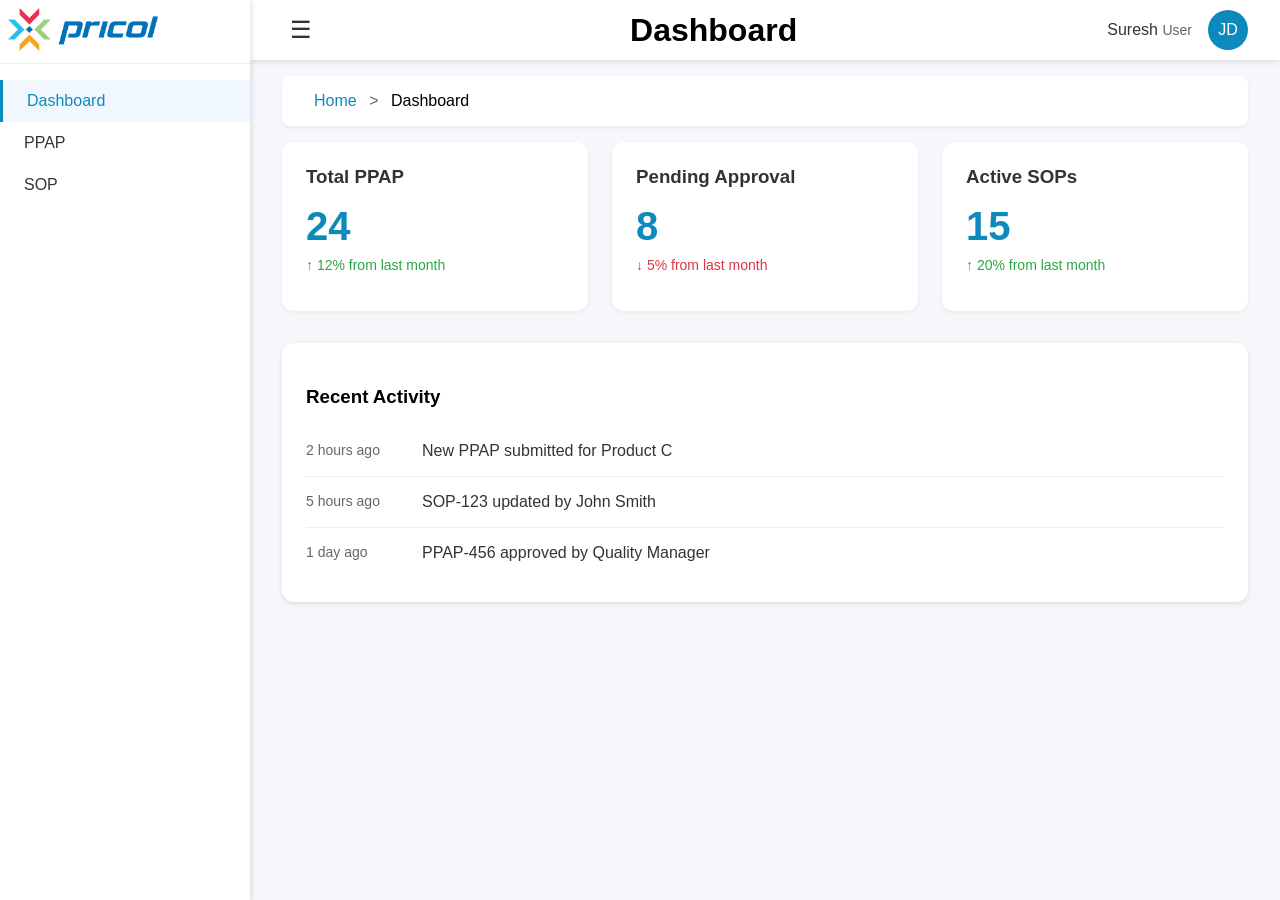
<file: index.html>
<!DOCTYPE html>
<html lang="en">

<head>
    <meta charset="UTF-8">
    <meta name="viewport" content="width=device-width, initial-scale=1.0">
    <title>Dashboard - PPAP Portal</title>
    <link rel="stylesheet" href="styles.css">
    <script src="script.js" defer></script>
</head>

<body>
    <div class="container">
        <!-- Sidebar -->
        <aside class="sidebar" id="sidebar">
            <div class="logo">
                <img src="1.png" width="150" alt="Pricol">
                <!-- <span>pricol</span> -->
            </div>
            <nav class="nav-menu">
                <ul>
                    <li class="active">
                        <a href="index.html"><i class="fas fa-home"></i>Dashboard</a>
                    </li>
                    <li>
                        <a href="ppap.html"><i class="fas fa-user"></i>PPAP</a>
                    </li>
                    <li>
                        <a href="sop.html"><i class="fas fa-users"></i>SOP</a>
                    </li>
                </ul>
            </nav>
        </aside>

        <!-- Main Content Area -->
        <main class="main-content">
            <!-- Top Bar -->
            <header class="topbar">
                <button class="menu-toggle">☰</button>
                <h1 class="page-title">Dashboard</h1>
                <div class="user-profile">
                    <div class="profile-info">
                        <span class="user-name">Suresh</span>
                        <span class="user-role">User</span>
                    </div>
                    <div class="profile-image">JD</div>
                </div>
            </header>

            <!-- Breadcrumb -->
            <div class="breadcrumb">
                <a href="#">Home</a>
                <span class="separator">></span>
                <span>Dashboard</span>
            </div>

            <!-- Dashboard Content -->
            <div class="dashboard-content">
                <div class="dashboard-cards">
                    <div class="card">
                        <h3>Total PPAP</h3>
                        <p class="number">24</p>
                        <p class="trend positive">↑ 12% from last month</p>
                    </div>
                    <div class="card">
                        <h3>Pending Approval</h3>
                        <p class="number">8</p>
                        <p class="trend negative">↓ 5% from last month</p>
                    </div>
                    <div class="card">
                        <h3>Active SOPs</h3>
                        <p class="number">15</p>
                        <p class="trend positive">↑ 20% from last month</p>
                    </div>
                </div>

                <div class="recent-activity">
                    <h3>Recent Activity</h3>
                    <div class="activity-list">
                        <div class="activity-item">
                            <span class="activity-time">2 hours ago</span>
                            <span class="activity-text">New PPAP submitted for Product C</span>
                        </div>
                        <div class="activity-item">
                            <span class="activity-time">5 hours ago</span>
                            <span class="activity-text">SOP-123 updated by John Smith</span>
                        </div>
                        <div class="activity-item">
                            <span class="activity-time">1 day ago</span>
                            <span class="activity-text">PPAP-456 approved by Quality Manager</span>
                        </div>
                    </div>
                </div>
            </div>
        </main>
    </div>
</body>

</html>
</file>
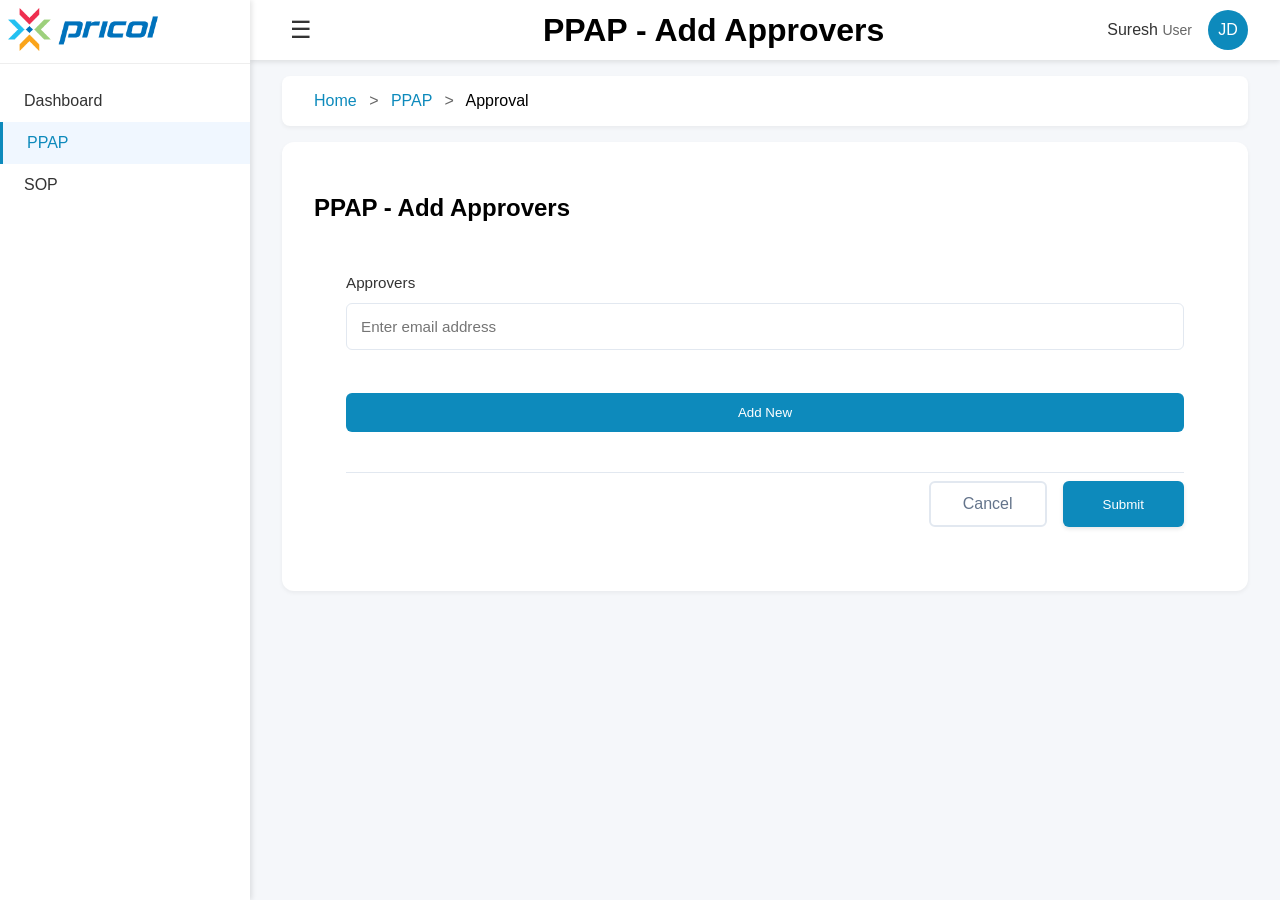
<file: approval.html>
<!DOCTYPE html>
<html lang="en">

<head>
    <meta charset="UTF-8">
    <meta name="viewport" content="width=device-width, initial-scale=1.0">
    <title>Approval - PPAP Portal</title>
    <link rel="stylesheet" href="styles.css">
    <script src="script.js" defer></script>
</head>

<body>
    <div class="container">
        <!-- Sidebar -->
        <aside class="sidebar" id="sidebar">
            <div class="logo">
                <img src="1.png" width="150" alt="Pricol">
            </div>
            <nav class="nav-menu">
                <ul>
                    <li>
                        <a href="index.html"><i class="fas fa-home"></i>Dashboard</a>
                    </li>
                    <li class="active">
                        <a href="ppap.html"><i class="fas fa-user"></i>PPAP</a>
                    </li>
                    <li>
                        <a href="sop.html"><i class="fas fa-users"></i>SOP</a>
                    </li>
                </ul>
            </nav>
        </aside>

        <!-- Main Content Area -->
        <main class="main-content">
            <!-- Top Bar -->
            <header class="topbar">
                <button class="menu-toggle">☰</button>
                <h1 class="page-title">PPAP - Add Approvers</h1>
                <div class="user-profile">
                    <div class="profile-info">
                        <span class="user-name">Suresh</span>
                        <span class="user-role">User</span>
                    </div>
                    <div class="profile-image">JD</div>
                </div>
            </header>

            <!-- Breadcrumb -->
            <div class="breadcrumb">
                <a href="#">Home</a>
                <span class="separator">></span>
                <a href="ppap.html">PPAP</a>
                <span class="separator">></span>
                <span>Approval</span>
            </div>

            <!-- Approval Content -->
            <div class="ppap-content">
                <div class="form-container">
                    <div class="form-header">
                        <h2>PPAP - Add Approvers</h2>
                    </div>
                    <form id="approvalForm" class="form-content" action="viewer.html">
                        <div class="form-group full-width">
                            <label>Approvers</label>
                            <div id="emailInputsContainer">
                                <div class="email-container">
                                    <input type="email" class="form-group email-input"
                                        placeholder="Enter email address">
                                </div>
                            </div>
                            <button type="button" id="addEmailBtn" class="btn-add-email">Add New</button>
                        </div>

                        <div class="form-actions">
                            <a href="ppap.html" class="btn-back">Cancel</a>
                            <button type="submit" class="btn-submit">Submit</button>
                        </div>
                    </form>
                </div>
            </div>
        </main>
    </div>
    <script>
        document.addEventListener('DOMContentLoaded', function () {
            const menuToggle = document.querySelector('.menu-toggle');
            const sidebar = document.querySelector('.sidebar');
            const mainContent = document.querySelector('.main-content');

            // Handle menu toggle
            menuToggle.addEventListener('click', function () {
                sidebar.classList.toggle('collapsed');
                sidebar.classList.toggle('sidebar-hidden');
                mainContent.classList.toggle('expanded');
                document.body.classList.toggle('sidebar-hidden');
            });

            // Handle form submission
            // const approvalForm = document.getElementById('approvalForm');
            // approvalForm.addEventListener('submit', function (e) {
            //     e.preventDefault();

            //     // Get all email inputs
            //     const emailInputs = document.querySelectorAll('.email-input');
            //     const approvers = Array.from(emailInputs).map(input => input.value);

            //     // Here you can add code to handle the approvers data
            //     console.log('Approvers:', approvers);
            //     // Change the redirect to ppap.html instead of approval.html
            //     window.location.href = 'ppap.html';
            // });

            // Handle adding new email inputs
            const addEmailBtn = document.getElementById('addEmailBtn');
            const emailInputsContainer = document.getElementById('emailInputsContainer');

            addEmailBtn.addEventListener('click', function () {
                const newEmailContainer = document.createElement('div');
                newEmailContainer.className = 'email-container';

                const newEmailInput = document.createElement('input');
                newEmailInput.type = 'email';
                newEmailInput.className = 'email-input';
                newEmailInput.placeholder = 'Enter email address';

                const removeBtn = document.createElement('button');
                removeBtn.type = 'button';
                removeBtn.className = 'btn-remove';
                removeBtn.textContent = 'Remove';
                removeBtn.onclick = function () {
                    newEmailContainer.remove();
                };

                newEmailContainer.appendChild(newEmailInput);
                newEmailContainer.appendChild(removeBtn);
                emailInputsContainer.appendChild(newEmailContainer);
            });
        });
    </script>
</body>

</html>
</file>
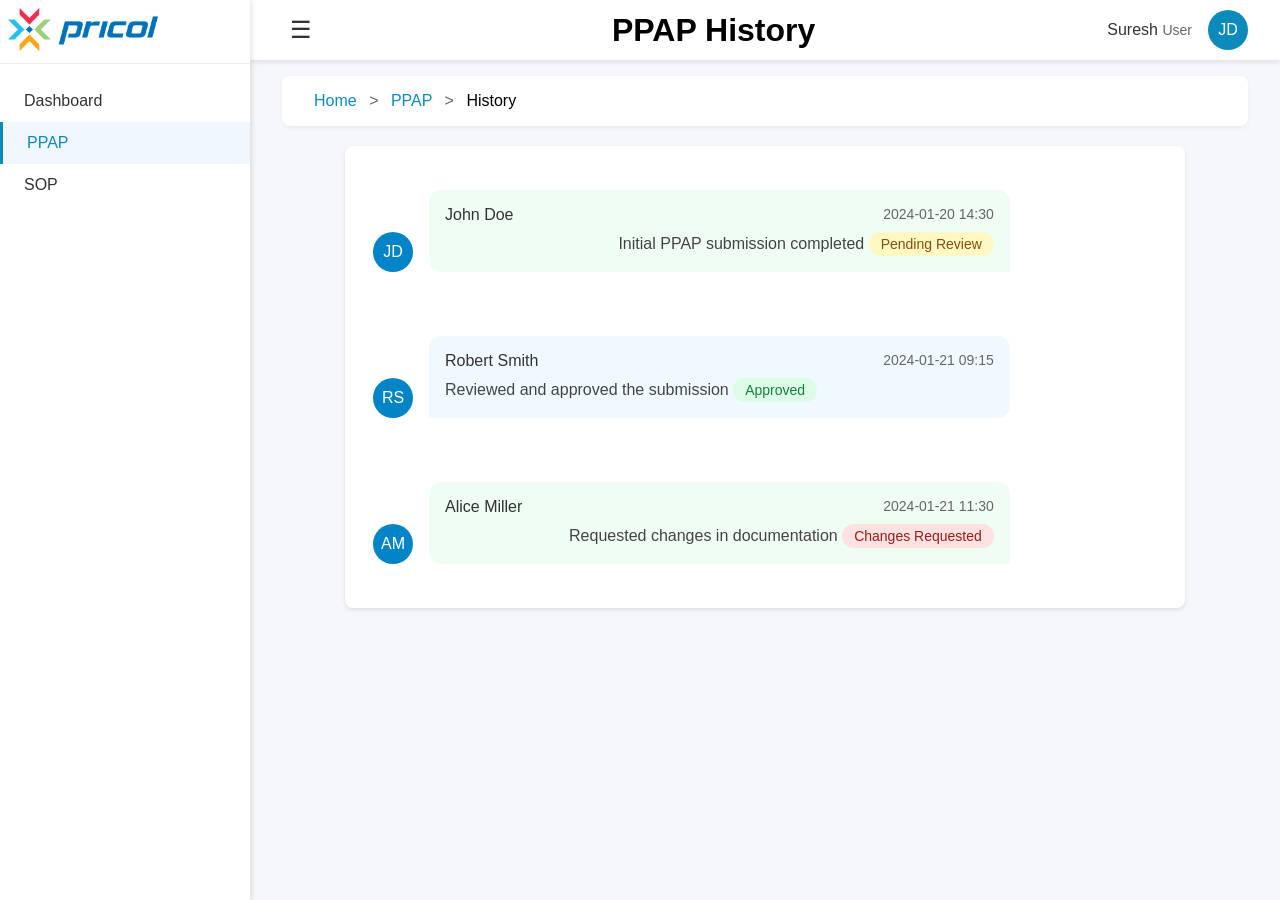
<file: history.html>
<!DOCTYPE html>
<html lang="en">

<head>
    <meta charset="UTF-8">
    <meta name="viewport" content="width=device-width, initial-scale=1.0">
    <title>PPAP History - PPAP Portal</title>
    <link rel="stylesheet" href="styles.css">
    <style>
        .history-container {
            max-width: 800px;
            margin: 20px auto;
            padding: 20px;
            background: white;
            border-radius: 8px;
            box-shadow: 0 2px 4px rgba(0, 0, 0, 0.1);
        }

        .chat-flow {
            display: flex;
            flex-direction: column;
            gap: 1rem;
        }

        .history-item {
            display: flex;
            gap: 1rem;
            padding: 0.5rem;
            margin: 1rem 0;
            background: transparent;
        }

        .history-item.incoming {
            justify-content: flex-start;
        }

        .history-item.outgoing {
            justify-content: flex-end;
            flex-direction: row-reverse;
        }

        .history-content {
            max-width: 70%;
            padding: 1rem;
            border-radius: 12px;
        }

        .history-item.incoming .history-content {
            background: #f0f9ff;
            border-radius: 12px 12px 12px 0;
        }

        .history-item.outgoing .history-content {
            background: #f0fdf4;
            border-radius: 12px 12px 0 12px;
            text-align: right;
        }

        .history-item.outgoing .history-header {
            flex-direction: row-reverse;
        }

        .history-avatar {
            align-self: flex-end;


            border-radius: 8px;
            background: #f8f9fa;
        }

        .history-avatar {
            width: 40px;
            height: 40px;
            border-radius: 50%;
            background: #0284c7;
            color: white;
            display: flex;
            align-items: center;
            justify-content: center;
            font-weight: 500;
        }

        .history-content {
            flex: 1;
        }

        .history-header {
            display: flex;
            justify-content: space-between;
            margin-bottom: 0.5rem;
        }

        .history-user {
            font-weight: 500;
            color: #333;
        }

        .history-date {
            color: #666;
            font-size: 0.875rem;
        }

        .history-message {
            color: #444;
        }

        .history-status {
            display: inline-block;
            padding: 0.25rem 0.75rem;
            border-radius: 999px;
            font-size: 0.875rem;
            font-weight: 500;
        }

        .status-approved {
            background: #dcfce7;
            color: #15803d;
        }

        .status-pending {
            background: #fef9c3;
            color: #854d0e;
        }

        .status-rejected {
            background: #fee2e2;
            color: #991b1b;
        }
    </style>
</head>

<body>
    <div class="container">
        <!-- Sidebar -->
        <aside class="sidebar" id="sidebar">
            <div class="logo">
                <img src="1.png" width="150" alt="Pricol">
            </div>
            <nav class="nav-menu">
                <ul>
                    <li>
                        <a href="index.html"><i class="fas fa-home"></i>Dashboard</a>
                    </li>
                    <li class="active">
                        <a href="ppap.html"><i class="fas fa-user"></i>PPAP</a>
                    </li>
                    <li>
                        <a href="sop.html"><i class="fas fa-users"></i>SOP</a>
                    </li>
                </ul>
            </nav>
        </aside>

        <!-- Main Content Area -->
        <main class="main-content">
            <!-- Top Bar -->
            <header class="topbar">
                <button class="menu-toggle">☰</button>
                <h1 class="page-title">PPAP History</h1>
                <div class="user-profile">
                    <div class="profile-info">
                        <span class="user-name">Suresh</span>
                        <span class="user-role">User</span>
                    </div>
                    <div class="profile-image">JD</div>
                </div>
            </header>

            <!-- Breadcrumb -->
            <div class="breadcrumb">
                <a href="#">Home</a>
                <span class="separator">></span>
                <a href="ppap.html">PPAP</a>
                <span class="separator">></span>
                <span>History</span>
            </div>

            <!-- History Content -->
            <div class="history-container">
                <div class="chat-flow">
                    <div class="history-item outgoing">
                        <div class="history-content">
                            <div class="history-header">
                                <span class="history-date">2024-01-20 14:30</span>
                                <span class="history-user">John Doe</span>
                            </div>
                            <div class="history-message">
                                Initial PPAP submission completed
                                <span class="history-status status-pending">Pending Review</span>
                            </div>
                        </div>
                        <div class="history-avatar">JD</div>
                    </div>

                    <div class="history-item incoming">
                        <div class="history-avatar">RS</div>
                        <div class="history-content">
                            <div class="history-header">
                                <span class="history-user">Robert Smith</span>
                                <span class="history-date">2024-01-21 09:15</span>
                            </div>
                            <div class="history-message">
                                Reviewed and approved the submission
                                <span class="history-status status-approved">Approved</span>
                            </div>
                        </div>
                    </div>

                    <div class="history-item outgoing">
                        <div class="history-content">
                            <div class="history-header">
                                <span class="history-date">2024-01-21 11:30</span>
                                <span class="history-user">Alice Miller</span>
                            </div>
                            <div class="history-message">
                                Requested changes in documentation
                                <span class="history-status status-rejected">Changes Requested</span>
                            </div>
                        </div>
                        <div class="history-avatar">AM</div>
                    </div>
                </div>
            </div>
        </main>
    </div>
    <script src="script.js" defer></script>
</body>

</html>
</file>
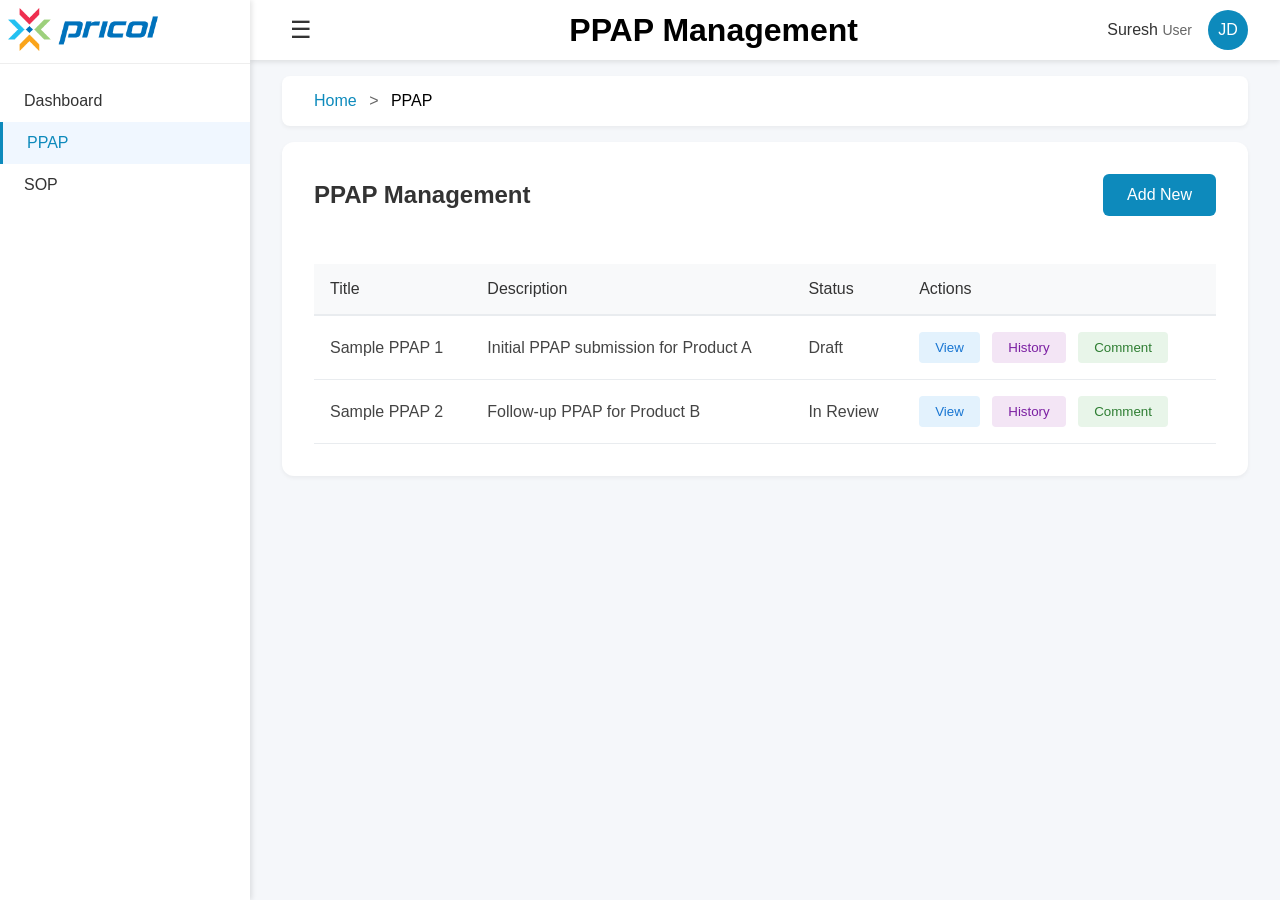
<file: ppap.html>
<!DOCTYPE html>
<html lang="en">

<head>
    <meta charset="UTF-8">
    <meta name="viewport" content="width=device-width, initial-scale=1.0">
    <title>PPAP Management - PPAP Portal</title>
    <link rel="stylesheet" href="styles.css">
    <script src="script.js" defer></script>
</head>

<body>
    <div class="container">
        <!-- Sidebar -->
        <aside class="sidebar" id="sidebar">
            <div class="logo">
                <img src="1.png" width="150" alt="Pricol">
            </div>
            <nav class="nav-menu">
                <ul>
                    <li>
                        <a href="index.html"><i class="fas fa-home"></i>Dashboard</a>
                    </li>
                    <li class="active">
                        <a href="ppap.html"><i class="fas fa-user"></i>PPAP</a>
                    </li>
                    <li>
                        <a href="sop.html"><i class="fas fa-users"></i>SOP</a>
                    </li>
                </ul>
            </nav>
        </aside>

        <!-- Main Content Area -->
        <main class="main-content">
            <!-- Top Bar -->
            <header class="topbar">
                <button class="menu-toggle">☰</button>
                <h1 class="page-title">PPAP Management</h1>
                <div class="user-profile">
                    <div class="profile-info">
                        <span class="user-name">Suresh</span>
                        <span class="user-role">User</span>
                    </div>
                    <div class="profile-image">JD</div>
                </div>
            </header>

            <!-- Breadcrumb -->
            <div class="breadcrumb">
                <a href="#">Home</a>
                <span class="separator">></span>
                <span>PPAP</span>
            </div>

            <!-- PPAP Content -->
            <div class="ppap-content">
                <div class="section-header">
                    <h2>PPAP Management</h2>
                    <a href="create.html" class="btn-add" id="addNewPPAP">Add New</a>
                </div>

                <div class="table-container">
                    <table>
                        <thead>
                            <tr>
                                <th>Title</th>
                                <th>Description</th>
                                <th>Status</th>
                                <th>Actions</th>
                            </tr>
                        </thead>
                        <tbody>
                            <tr>
                                <td>Sample PPAP 1</td>
                                <td>Initial PPAP submission for Product A</td>
                                <td>Draft</td>
                                <td>
                                    <button class="btn-view"
                                        onclick="window.location.href='ppapview.html'">View</button>
                                    <button class="btn-history"
                                        onclick="window.location.href='history.html'">History</button>
                                    <button class="btn-command"
                                        onclick="window.location.href='ppapcommand.html'">Comment</button>
                                </td>
                            </tr>
                            <tr>
                                <td>Sample PPAP 2</td>
                                <td>Follow-up PPAP for Product B</td>
                                <td>In Review</td>
                                <td>
                                    <button class="btn-view"
                                        onclick="window.location.href='ppapview.html'">View</button>
                                    <button class="btn-history"
                                        onclick="window.location.href='history.html'">History</button>
                                    <button class="btn-command"
                                        onclick="window.location.href='ppapcommand.html'">Comment</button>
                                </td>
                            </tr>
                        </tbody>
                    </table>
                </div>
            </div>
        </main>
    </div>
</body>

</html>
</file>
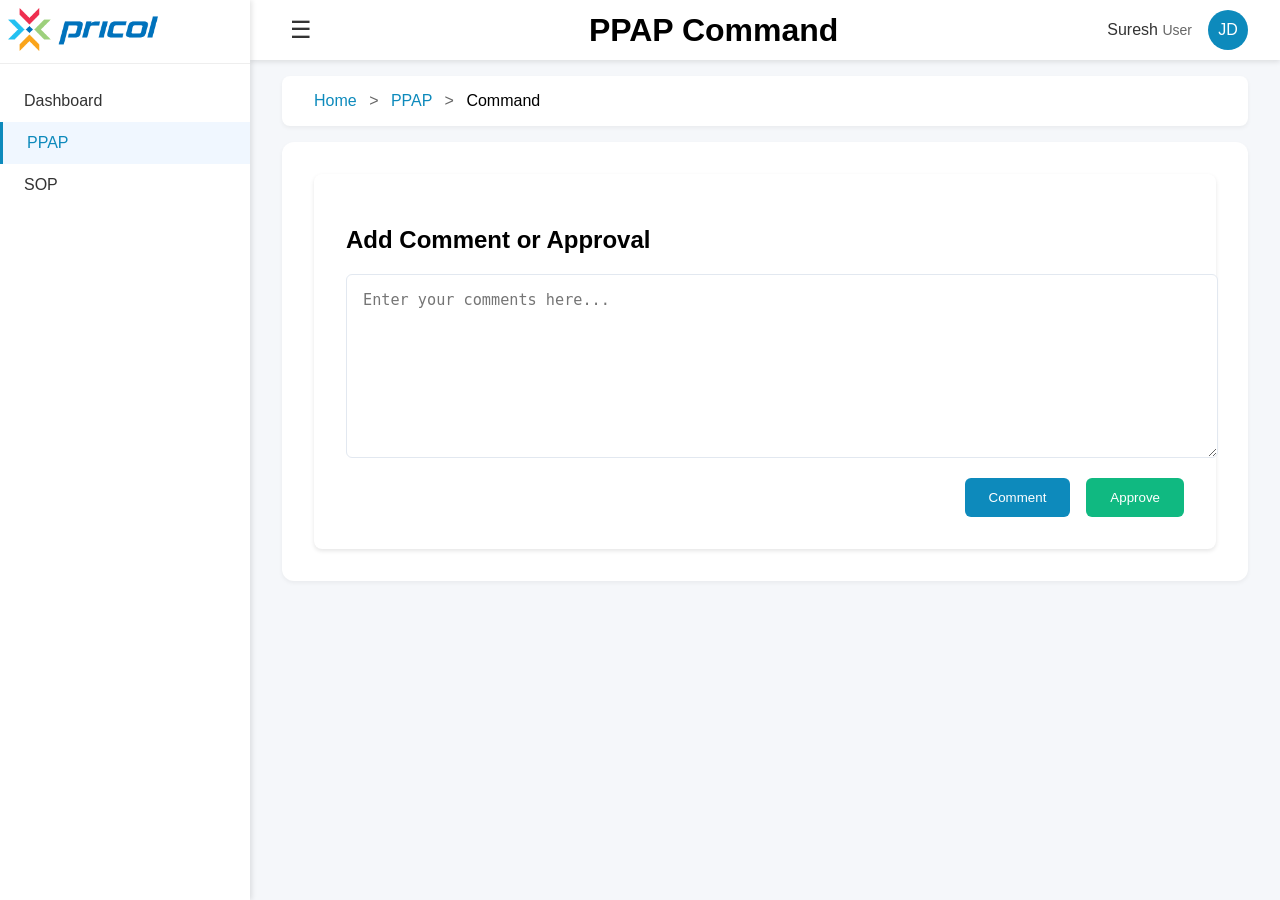
<file: ppapcommand.html>
<!DOCTYPE html>
<html lang="en">

<head>
    <meta charset="UTF-8">
    <meta name="viewport" content="width=device-width, initial-scale=1.0">
    <title>PPAP Command - PPAP Portal</title>
    <link rel="stylesheet" href="styles.css">
    <style>
        .command-container {
            background: white;
            padding: 2rem;
            border-radius: 8px;
            box-shadow: 0 2px 4px rgba(0, 0, 0, 0.1);
            /* margin-top: 2rem; */
        }

        .command-textarea {
            width: 100%;
            min-height: 150px;
            padding: 1rem;
            border: 1px solid #e2e8f0;
            border-radius: 6px;
            margin-bottom: 1rem;
            font-size: 0.95rem;
            resize: vertical;
        }

        .command-actions {
            display: flex;
            gap: 1rem;
            justify-content: flex-end;
        }

        .btn-comment {
            background: var(--primary-color);
            color: white;
            border: none;
            padding: 0.75rem 1.5rem;
            border-radius: 6px;
            cursor: pointer;
            font-weight: 500;
            transition: all 0.3s ease;
        }

        .btn-approve {
            background: #10B981;
            color: white;
            border: none;
            padding: 0.75rem 1.5rem;
            border-radius: 6px;
            cursor: pointer;
            font-weight: 500;
            transition: all 0.3s ease;
        }

        .btn-comment:hover {
            background: #0969a0;
        }

        .btn-approve:hover {
            background: #059669;
        }
    </style>
</head>

<body>
    <div class="container">
        <!-- Sidebar -->
        <aside class="sidebar" id="sidebar">
            <div class="logo">
                <img src="1.png" width="150" alt="Pricol">
            </div>
            <nav class="nav-menu">
                <ul>
                    <li>
                        <a href="index.html"><i class="fas fa-home"></i>Dashboard</a>
                    </li>
                    <li class="active">
                        <a href="ppap.html"><i class="fas fa-user"></i>PPAP</a>
                    </li>
                    <li>
                        <a href="sop.html"><i class="fas fa-users"></i>SOP</a>
                    </li>
                </ul>
            </nav>
        </aside>

        <!-- Main Content Area -->
        <main class="main-content">
            <!-- Top Bar -->
            <header class="topbar">
                <button class="menu-toggle">☰</button>
                <h1 class="page-title">PPAP Command</h1>
                <div class="user-profile">
                    <div class="profile-info">
                        <span class="user-name">Suresh</span>
                        <span class="user-role">User</span>
                    </div>
                    <div class="profile-image">JD</div>
                </div>
            </header>

            <!-- Breadcrumb -->
            <div class="breadcrumb">
                <a href="#">Home</a>
                <span class="separator">></span>
                <a href="ppap.html">PPAP</a>
                <span class="separator">></span>
                <span>Command</span>
            </div>

            <!-- Command Content -->
            <div class="ppap-content">
                <div class="command-container">
                    <div class="form-header">
                        <h2>Add Comment or Approval</h2>
                    </div>
                    <form id="commandForm">
                        <textarea class="command-textarea" placeholder="Enter your comments here..."
                            id="commandText"></textarea>
                        <div class="command-actions">
                            <button type="button" class="btn-comment" id="commentBtn">Comment</button>
                            <button type="button" class="btn-approve" id="approveBtn">Approve</button>
                        </div>
                    </form>
                </div>
            </div>
        </main>
    </div>

    <script>
        document.addEventListener('DOMContentLoaded', function () {
            const menuToggle = document.querySelector('.menu-toggle');
            const sidebar = document.querySelector('.sidebar');
            const mainContent = document.querySelector('.main-content');

            // Handle menu toggle
            menuToggle.addEventListener('click', function () {
                sidebar.classList.toggle('collapsed');
                sidebar.classList.toggle('sidebar-hidden');
                mainContent.classList.toggle('expanded');
                document.body.classList.toggle('sidebar-hidden');
            });

            // Handle comment button click
            document.getElementById('commentBtn').addEventListener('click', function () {
                const comment = document.getElementById('commandText').value;
                console.log('Comment:', comment);
                // Add your comment handling logic here
                window.location.href = 'ppap.html';
            });

            // Handle approve button click
            document.getElementById('approveBtn').addEventListener('click', function () {
                const comment = document.getElementById('commandText').value;
                console.log('Approved with comment:', comment);
                // Add your approval handling logic here
                window.location.href = 'ppap.html';
            });
        });
    </script>
</body>

</html>
</file>
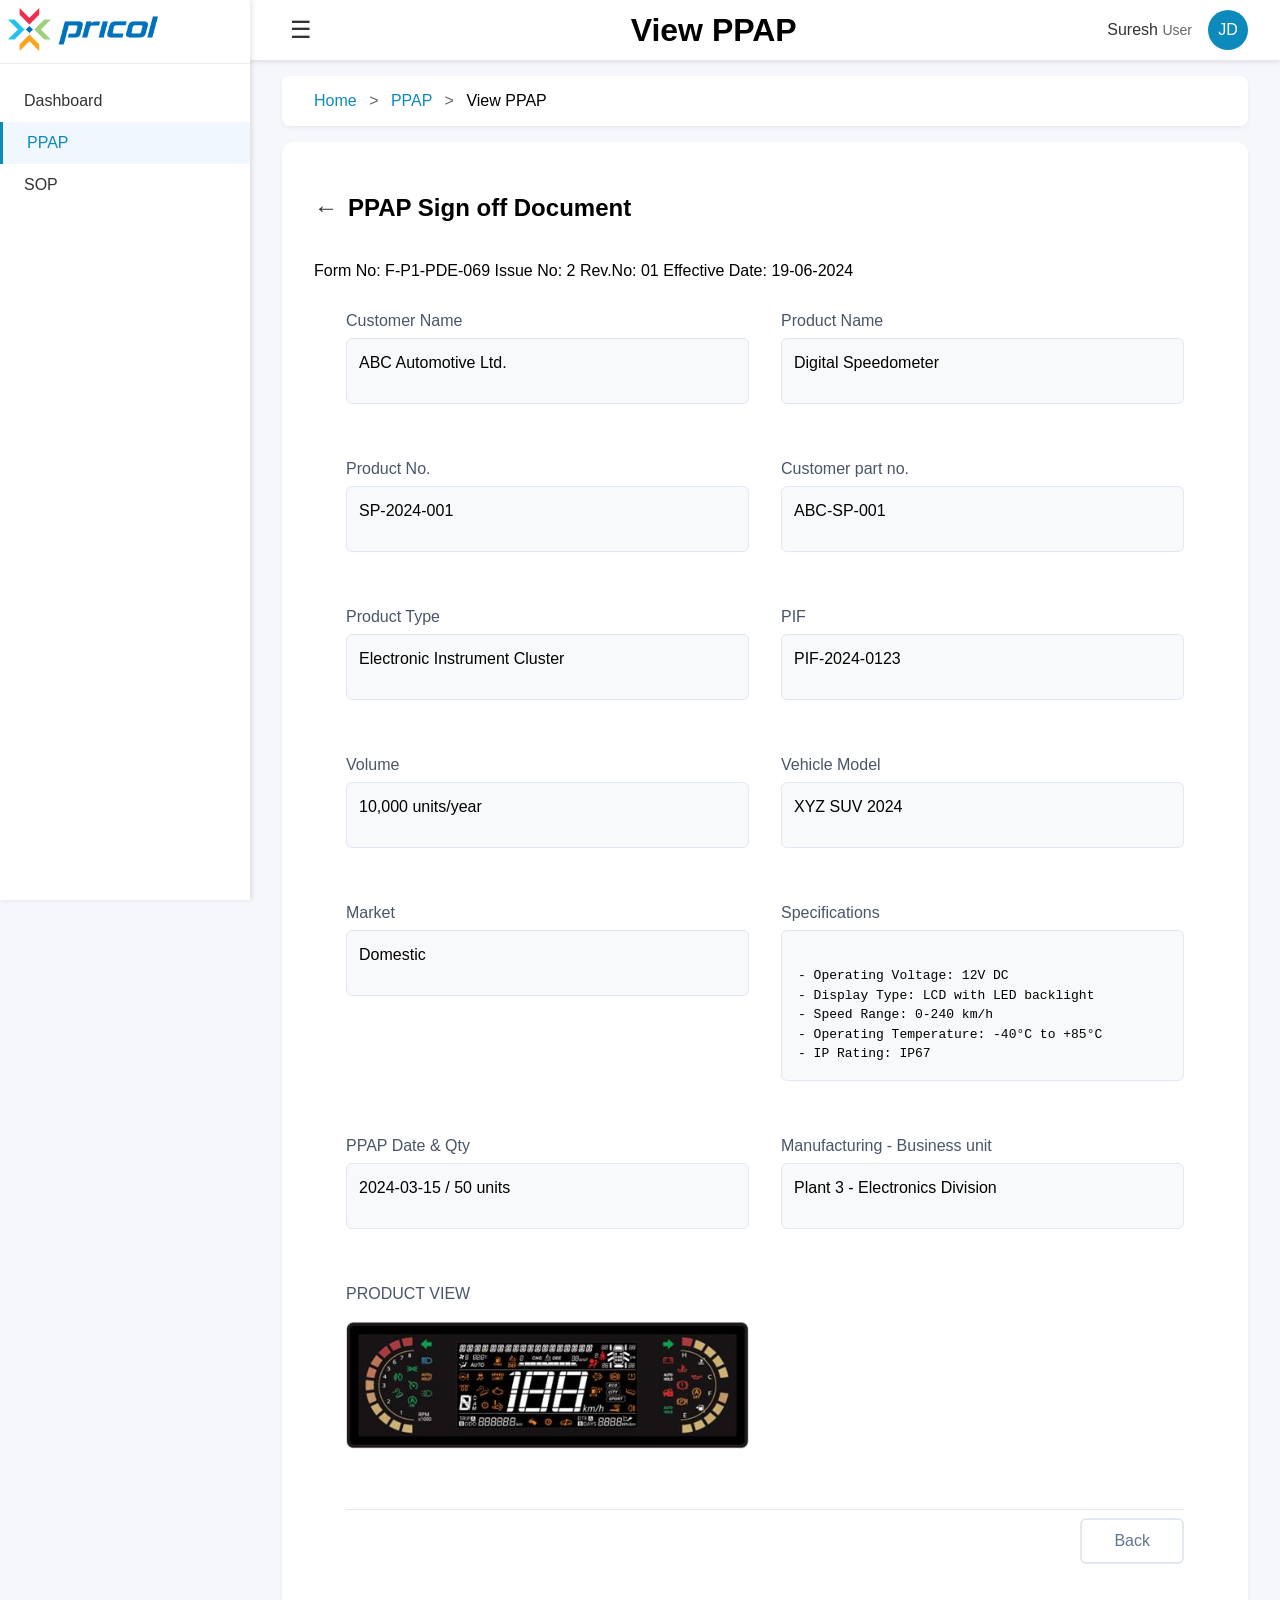
<file: ppapview.html>
<!DOCTYPE html>
<html lang="en">

<head>
    <meta charset="UTF-8">
    <meta name="viewport" content="width=device-width, initial-scale=1.0">
    <title>View PPAP - PPAP Portal</title>
    <link rel="stylesheet" href="styles.css">
    <style>
        .view-container {
            max-width: 1200px;
            margin: 20px auto;
            padding: 20px;
            background: white;
            border-radius: 8px;
            box-shadow: 0 2px 4px rgba(0, 0, 0, 0.1);
        }

        .form-group input,
        .form-group textarea {
            background-color: #f8f9fa;
            cursor: not-allowed;
            border: 1px solid #e2e8f0;
        }

        .product-image {
            max-width: 100%;
            height: auto;
            border-radius: 8px;
            margin-top: 10px;
        }

        .header-with-nav {
            display: flex;
            align-items: center;
            margin-bottom: 20px;
        }

        .back-arrow {
            font-size: 24px;
            color: #333;
            text-decoration: none;
            display: inline-block;
            margin-right: 10px;
            transition: transform 0.2s;
        }

        .back-arrow:hover {
            transform: translateX(-5px);
        }
    </style>
</head>

<body>
    <div class="container">
        <!-- Sidebar -->
        <aside class="sidebar" id="sidebar">
            <div class="logo">
                <img src="1.png" width="150" alt="Pricol">
            </div>
            <nav class="nav-menu">
                <ul>
                    <li>
                        <a href="index.html"><i class="fas fa-home"></i>Dashboard</a>
                    </li>
                    <li class="active">
                        <a href="ppap.html"><i class="fas fa-user"></i>PPAP</a>
                    </li>
                    <li>
                        <a href="sop.html"><i class="fas fa-users"></i>SOP</a>
                    </li>
                </ul>
            </nav>
        </aside>

        <!-- Main Content Area -->
        <main class="main-content">
            <!-- Top Bar -->
            <header class="topbar">
                <button class="menu-toggle">☰</button>
                <h1 class="page-title">View PPAP</h1>
                <div class="user-profile">
                    <div class="profile-info">
                        <span class="user-name">Suresh</span>
                        <span class="user-role">User</span>
                    </div>
                    <div class="profile-image">JD</div>
                </div>
            </header>

            <!-- Breadcrumb -->
            <div class="breadcrumb">
                <a href="#">Home</a>
                <span class="separator">></span>
                <a href="ppap.html">PPAP</a>
                <span class="separator">></span>
                <span>View PPAP</span>
            </div>

            <!-- Form Content -->
            <div class="ppap-content">
                <div class="form-container">
                    <div class="form-header">
                        <div class="header-with-nav">
                            <a href="ppap.html" class="back-arrow">←</a>
                            <h2>PPAP Sign off Document</h2>
                        </div>
                        <div class="document-info">
                            <span class="info-item">Form No: F-P1-PDE-069</span>
                            <span class="info-item">Issue No: 2</span>
                            <span class="info-item">Rev.No: 01</span>
                            <span class="info-item">Effective Date: 19-06-2024</span>
                        </div>
                    </div>
                    <div class="form-content">
                        <div class="info-group">
                            <label>Customer Name</label>
                            <div class="info-value">ABC Automotive Ltd.</div>
                        </div>
                        <div class="info-group">
                            <label>Product Name</label>
                            <div class="info-value">Digital Speedometer</div>
                        </div>
                        <div class="info-group">
                            <label>Product No.</label>
                            <div class="info-value">SP-2024-001</div>
                        </div>
                        <div class="info-group">
                            <label>Customer part no.</label>
                            <div class="info-value">ABC-SP-001</div>
                        </div>
                        <div class="info-group">
                            <label>Product Type</label>
                            <div class="info-value">Electronic Instrument Cluster</div>
                        </div>
                        <div class="info-group">
                            <label>PIF</label>
                            <div class="info-value">PIF-2024-0123</div>
                        </div>
                        <div class="info-group">
                            <label>Volume</label>
                            <div class="info-value">10,000 units/year</div>
                        </div>
                        <div class="info-group">
                            <label>Vehicle Model</label>
                            <div class="info-value">XYZ SUV 2024</div>
                        </div>
                        <div class="info-group">
                            <label>Market</label>
                            <div class="info-value">Domestic</div>
                        </div>
                        <div class="info-group full-width">
                            <label>Specifications</label>
                            <div class="info-value specs">
                                - Operating Voltage: 12V DC
                                - Display Type: LCD with LED backlight
                                - Speed Range: 0-240 km/h
                                - Operating Temperature: -40°C to +85°C
                                - IP Rating: IP67
                            </div>
                        </div>
                        <div class="info-group">
                            <label>PPAP Date & Qty</label>
                            <div class="info-value">2024-03-15 / 50 units</div>
                        </div>
                        <div class="info-group">
                            <label>Manufacturing - Business unit</label>
                            <div class="info-value">Plant 3 - Electronics Division</div>
                        </div>
                        <div class="info-group full-width">
                            <label>PRODUCT VIEW</label>
                            <div class="image-preview">
                                <img src="dsm.jpeg" alt="Digital Speedometer Preview" class="product-image">
                            </div>
                        </div>
                        <div class="form-actions">
                            <a href="ppap.html" class="btn-back">Back</a>
                        </div>
                    </div>
                </div>
            </div>
        </main>
    </div>

    <script>
        document.addEventListener('DOMContentLoaded', function () {
            const menuToggle = document.querySelector('.menu-toggle');
            const sidebar = document.querySelector('.sidebar');

            menuToggle.addEventListener('click', function () {
                sidebar.classList.toggle('collapsed');
                sidebar.classList.toggle('sidebar-hidden');
                document.body.classList.toggle('sidebar-hidden');
            });
        });
    </script>
</body>

</html>
</file>
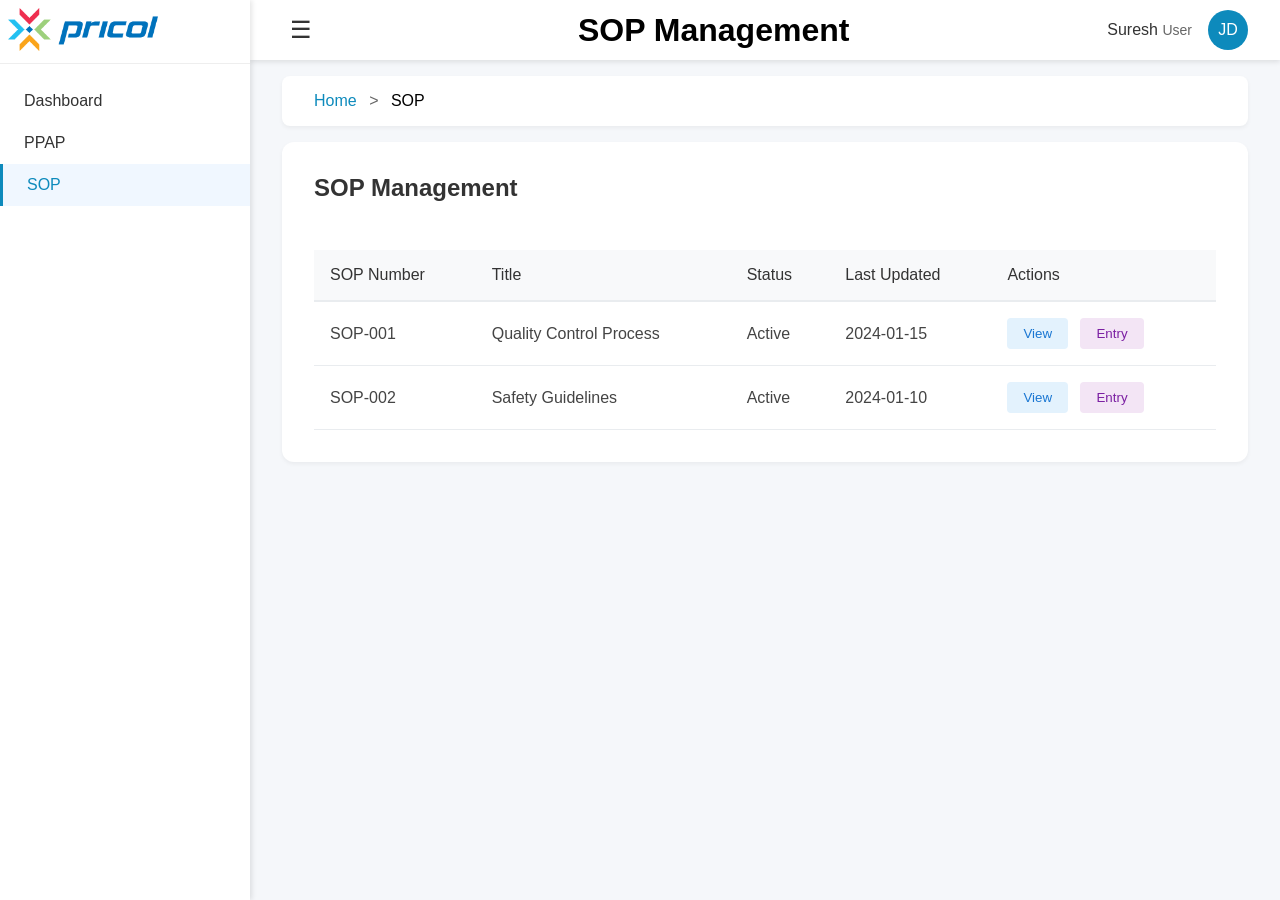
<file: sop.html>
<!DOCTYPE html>
<html lang="en">

<head>
    <meta charset="UTF-8">
    <meta name="viewport" content="width=device-width, initial-scale=1.0">
    <title>SOP Management - PPAP Portal</title>
    <link rel="stylesheet" href="styles.css">
    <script src="script.js" defer></script>
</head>

<body>
    <div class="container">
        <!-- Sidebar -->
        <aside class="sidebar" id="sidebar">
            <div class="logo">
                <img src="1.png" width="150" alt="Pricol">
            </div>
            <nav class="nav-menu">
                <ul>
                    <li>
                        <a href="index.html"><i class="fas fa-home"></i>Dashboard</a>
                    </li>
                    <li>
                        <a href="ppap.html"><i class="fas fa-user"></i>PPAP</a>
                    </li>
                    <li class="active">
                        <a href="sop.html"><i class="fas fa-users"></i>SOP</a>
                    </li>
                </ul>
            </nav>
        </aside>

        <!-- Main Content Area -->
        <main class="main-content">
            <!-- Top Bar -->
            <header class="topbar">
                <button class="menu-toggle">☰</button>
                <h1 class="page-title">SOP Management</h1>
                <div class="user-profile">
                    <div class="profile-info">
                        <span class="user-name">Suresh</span>
                        <span class="user-role">User</span>
                    </div>
                    <div class="profile-image">JD</div>
                </div>
            </header>

            <!-- Breadcrumb -->
            <div class="breadcrumb">
                <a href="#">Home</a>
                <span class="separator">></span>
                <span>SOP</span>
            </div>

            <!-- SOP Content -->
            <div class="ppap-content">
                <div class="section-header">
                    <h2>SOP Management</h2>
                </div>
                <div class="table-container">
                    <table>
                        <thead>
                            <tr>
                                <th>SOP Number</th>
                                <th>Title</th>
                                <th>Status</th>
                                <th>Last Updated</th>
                                <th>Actions</th>
                            </tr>
                        </thead>
                        <tbody>
                            <tr>
                                <td>SOP-001</td>
                                <td>Quality Control Process</td>
                                <td>Active</td>
                                <td>2024-01-15</td>
                                <td>
                                    <button class="btn-view" onclick="window.location.href='sopview.html'">View</button>
                                    <button class="btn-history"
                                        onclick="window.location.href='sopedit.html'">Entry</button>
                                </td>
                            </tr>
                            <tr>
                                <td>SOP-002</td>
                                <td>Safety Guidelines</td>
                                <td>Active</td>
                                <td>2024-01-10</td>
                                <td>
                                    <button class="btn-view" onclick="window.location.href='sopview.html'">View</button>

                                    <button class="btn-history"
                                        onclick="window.location.href='sopedit.html'">Entry</button>
                                </td>
                            </tr>
                        </tbody>
                    </table>
                </div>
            </div>
        </main>
    </div>
</body>

</html>
</file>
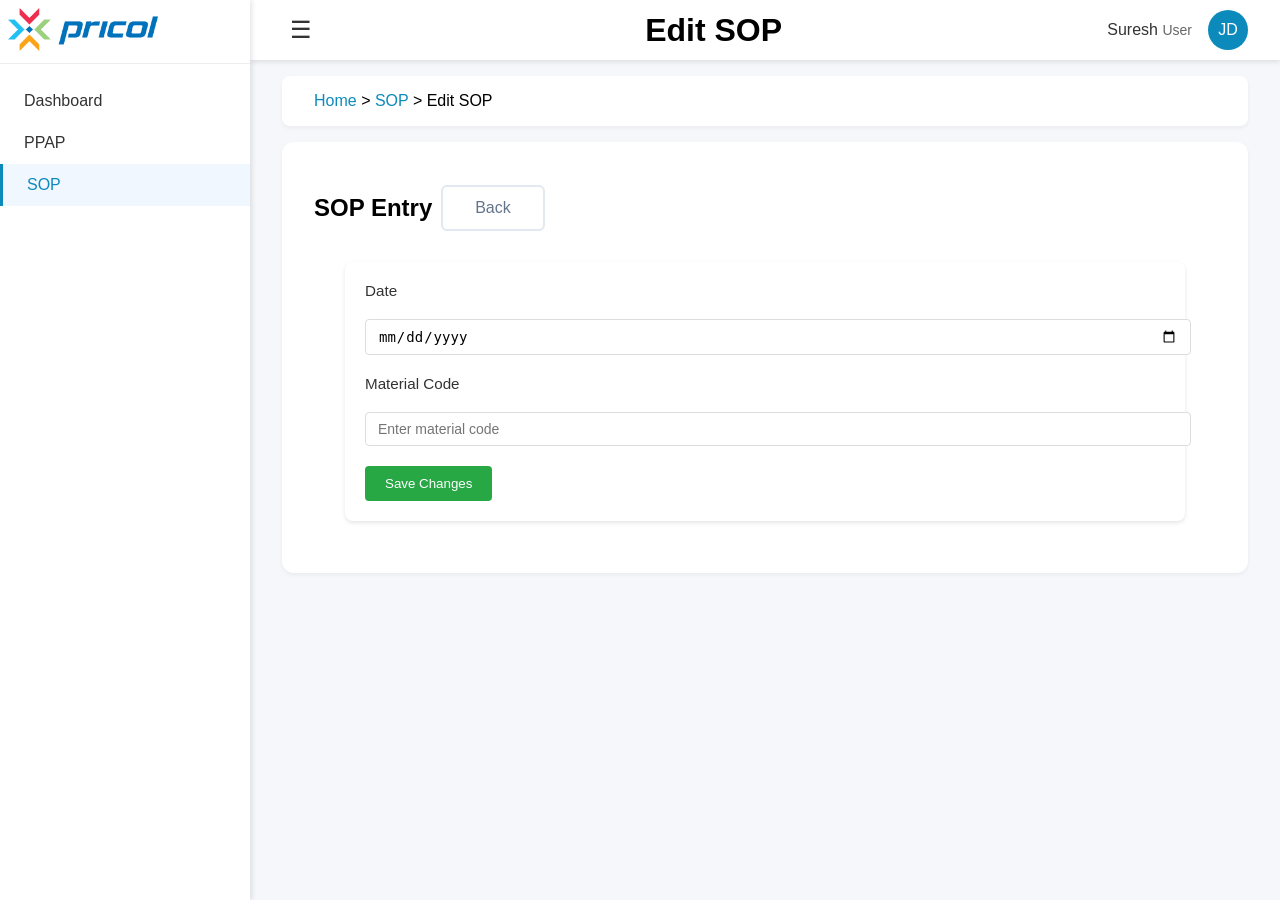
<file: sopedit.html>
<!DOCTYPE html>
<html lang="en">

<head>
    <meta charset="UTF-8">
    <meta name="viewport" content="width=device-width, initial-scale=1.0">
    <title>Edit SOP - PPAP Dashboard</title>
    <link rel="stylesheet" href="styles.css">
    <style>
        .edit-container {
            max-width: 800px;
            margin: 20px auto;
            padding: 20px;
            background: white;
            border-radius: 8px;
            box-shadow: 0 2px 4px rgba(0, 0, 0, 0.1);
        }

        .form-group {
            margin-bottom: 20px;
        }

        .form-group label {
            display: block;
            margin-bottom: 8px;
            color: #333;
            font-weight: 500;
        }

        .form-group input {
            width: 100%;
            padding: 8px 12px;
            border: 1px solid #ddd;
            border-radius: 4px;
            font-size: 14px;
        }

        .btn-save {
            background-color: #28a745;
            color: white;
            border: none;
            padding: 10px 20px;
            border-radius: 4px;
            cursor: pointer;
            transition: background-color 0.2s;
        }

        .btn-save:hover {
            background-color: #218838;
        }

        .back-arrow {
            font-size: 24px;
            color: #333;
            text-decoration: none;
            display: inline-block;
            margin-right: 10px;
            transition: transform 0.2s;
        }

        .back-arrow:hover {
            transform: translateX(-5px);
        }

        .header-with-nav {
            display: flex;
            align-items: center;
            margin-bottom: 20px;
        }
    </style>
</head>

<body>
    <div class="container">
        <!-- Sidebar -->
        <aside class="sidebar" id="sidebar">
            <div class="logo">
                <img src="1.png" width="150" alt="Pricol">
            </div>
            <nav class="nav-menu">
                <ul>
                    <li>
                        <a href="index.html"><i class="fas fa-home"></i>Dashboard</a>
                    </li>
                    <li>
                        <a href="ppap.html"><i class="fas fa-user"></i>PPAP</a>
                    </li>
                    <li class="active">
                        <a href="sop.html"><i class="fas fa-users"></i>SOP</a>
                    </li>
                </ul>
            </nav>
        </aside>

        <!-- Main Content -->
        <main class="main-content">
            <header class="topbar">
                <button class="menu-toggle" id="sidebarToggle">☰</button>
                <h1 class="page-title">Edit SOP</h1>
                <div class="user-profile">
                    <div class="profile-info">
                        <span class="user-name">Suresh</span>
                        <span class="user-role">User</span>
                    </div>
                    <div class="profile-image">JD</div>
                </div>
            </header>

            <!-- Breadcrumb Navigation -->
            <div class="breadcrumb">
                <a href="index.html" class="breadcrumb-item">Home</a>
                <span class="breadcrumb-separator">></span>
                <a href="SOP.html" class="breadcrumb-item">SOP</a>
                <span class="breadcrumb-separator">></span>
                <span class="breadcrumb-item active">Edit SOP</span>
            </div>

            <div class="ppap-content">
                <section class="section">
                    <div class="header-with-nav">

                        <h2>SOP Entry</h2>&nbsp;&nbsp;

                        <a href="sop.html" class="btn-back">Back</a>
                    </div>
                    <div class="edit-container">
                        <form id="sopEditForm">
                            <div class="form-group">
                                <label for="date">Date</label>
                                <input type="date" id="date" name="date" required>
                            </div>
                            <div class="form-group">
                                <label for="materialCode">Material Code</label>
                                <input type="text" id="materialCode" name="materialCode"
                                    placeholder="Enter material code" required>
                            </div>
                            <button type="submit" class="btn-save">Save Changes</button>
                        </form>
                    </div>
                </section>
            </div>
        </main>
    </div>


    <script>
        document.addEventListener('DOMContentLoaded', function () {
            const sidebarToggle = document.getElementById('sidebarToggle');
            const sidebar = document.getElementById('sidebar');
            const mainContent = document.querySelector('.main-content');

            sidebarToggle.addEventListener('click', function () {
                sidebar.classList.toggle('active');
                mainContent.classList.toggle('expanded');
            });
        });
    </script>
</body>

</html>
</file>
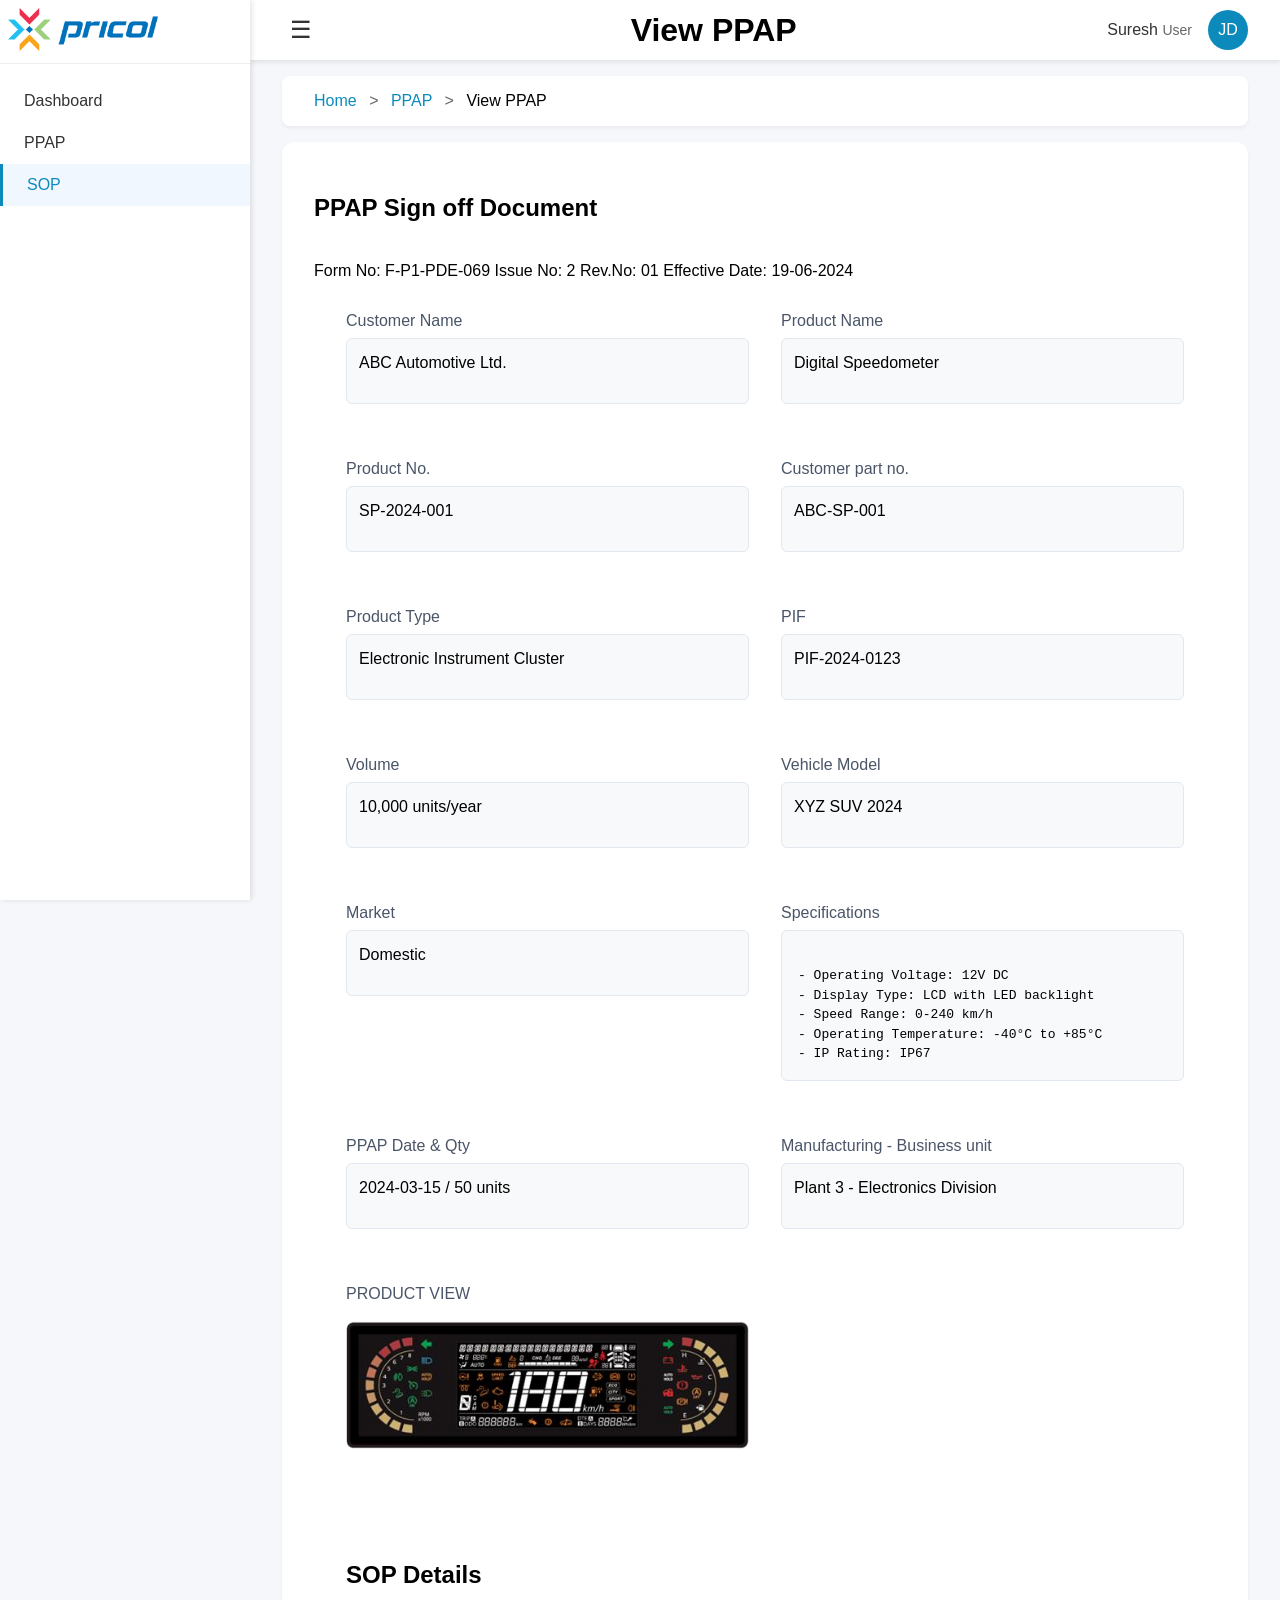
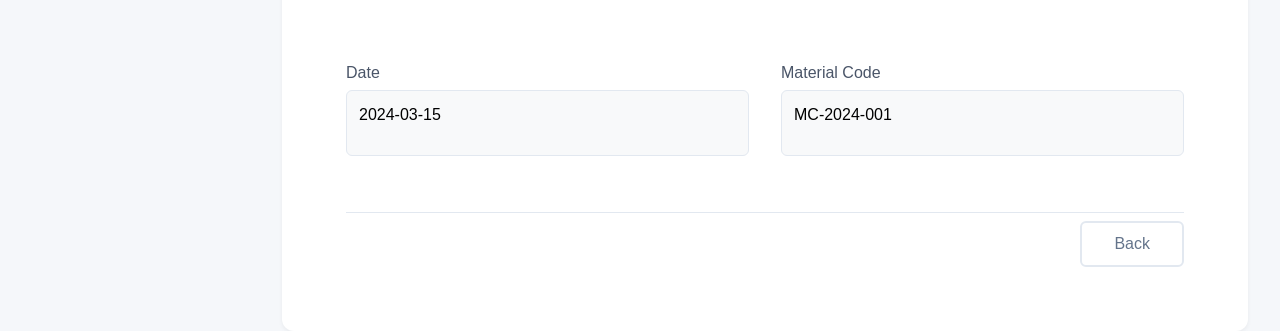
<file: sopview.html>
<!DOCTYPE html>
<html lang="en">

<head>
    <meta charset="UTF-8">
    <meta name="viewport" content="width=device-width, initial-scale=1.0">
    <title>View PPAP - PPAP Portal</title>
    <link rel="stylesheet" href="styles.css">
    <style>
        .view-container {
            max-width: 1200px;
            margin: 20px auto;
            padding: 20px;
            background: white;
            border-radius: 8px;
            box-shadow: 0 2px 4px rgba(0, 0, 0, 0.1);
        }

        .form-group input,
        .form-group textarea {
            background-color: #f8f9fa;
            cursor: not-allowed;
            border: 1px solid #e2e8f0;
        }

        .product-image {
            max-width: 100%;
            height: auto;
            border-radius: 8px;
            margin-top: 10px;
        }

        .header-with-nav {
            display: flex;
            align-items: center;
            margin-bottom: 20px;
        }

        .back-arrow {
            font-size: 24px;
            color: #333;
            text-decoration: none;
            display: inline-block;
            margin-right: 10px;
            transition: transform 0.2s;
        }

        .back-arrow:hover {
            transform: translateX(-5px);
        }
    </style>
</head>

<body>
    <div class="container">
        <!-- Sidebar -->
        <aside class="sidebar" id="sidebar">
            <div class="logo">
                <img src="1.png" width="150" alt="Pricol">
            </div>
            <nav class="nav-menu">
                <ul>
                    <li>
                        <a href="index.html"><i class="fas fa-home"></i>Dashboard</a>
                    </li>
                    <li>
                        <a href="ppap.html"><i class="fas fa-user"></i>PPAP</a>
                    </li>
                    <li class="active">
                        <a href="sop.html"><i class="fas fa-users"></i>SOP</a>
                    </li>
                </ul>
            </nav>
        </aside>

        <!-- Main Content Area -->
        <main class="main-content">
            <!-- Top Bar -->
            <header class="topbar">
                <button class="menu-toggle">☰</button>
                <h1 class="page-title">View PPAP</h1>
                <div class="user-profile">
                    <div class="profile-info">
                        <span class="user-name">Suresh</span>
                        <span class="user-role">User</span>
                    </div>
                    <div class="profile-image">JD</div>
                </div>
            </header>

            <!-- Breadcrumb -->
            <div class="breadcrumb">
                <a href="#">Home</a>
                <span class="separator">></span>
                <a href="ppap.html">PPAP</a>
                <span class="separator">></span>
                <span>View PPAP</span>
            </div>

            <!-- Form Content -->
            <div class="ppap-content">
                <div class="form-container">
                    <div class="form-header">
                        <div class="header-with-nav">
                            <!-- <a href="ppap.html" class="back-arrow">←</a> -->
                            <h2>PPAP Sign off Document</h2>
                        </div>
                        <div class="document-info">
                            <span class="info-item">Form No: F-P1-PDE-069</span>
                            <span class="info-item">Issue No: 2</span>
                            <span class="info-item">Rev.No: 01</span>
                            <span class="info-item">Effective Date: 19-06-2024</span>
                        </div>
                    </div>
                    <div class="form-content">
                        <div class="info-group">
                            <label>Customer Name</label>
                            <div class="info-value">ABC Automotive Ltd.</div>
                        </div>
                        <div class="info-group">
                            <label>Product Name</label>
                            <div class="info-value">Digital Speedometer</div>
                        </div>
                        <div class="info-group">
                            <label>Product No.</label>
                            <div class="info-value">SP-2024-001</div>
                        </div>
                        <div class="info-group">
                            <label>Customer part no.</label>
                            <div class="info-value">ABC-SP-001</div>
                        </div>
                        <div class="info-group">
                            <label>Product Type</label>
                            <div class="info-value">Electronic Instrument Cluster</div>
                        </div>
                        <div class="info-group">
                            <label>PIF</label>
                            <div class="info-value">PIF-2024-0123</div>
                        </div>
                        <div class="info-group">
                            <label>Volume</label>
                            <div class="info-value">10,000 units/year</div>
                        </div>
                        <div class="info-group">
                            <label>Vehicle Model</label>
                            <div class="info-value">XYZ SUV 2024</div>
                        </div>
                        <div class="info-group">
                            <label>Market</label>
                            <div class="info-value">Domestic</div>
                        </div>
                        <div class="info-group full-width">
                            <label>Specifications</label>
                            <div class="info-value specs">
                                - Operating Voltage: 12V DC
                                - Display Type: LCD with LED backlight
                                - Speed Range: 0-240 km/h
                                - Operating Temperature: -40°C to +85°C
                                - IP Rating: IP67
                            </div>
                        </div>
                        <div class="info-group">
                            <label>PPAP Date & Qty</label>
                            <div class="info-value">2024-03-15 / 50 units</div>
                        </div>
                        <div class="info-group">
                            <label>Manufacturing - Business unit</label>
                            <div class="info-value">Plant 3 - Electronics Division</div>
                        </div>
                        <div class="info-group full-width">
                            <label>PRODUCT VIEW</label>
                            <div class="image-preview">
                                <img src="dsm.jpeg" alt="Digital Speedometer Preview" class="product-image">
                            </div>
                        </div>
                    </div>
                    <div class="form-content">
                        <div class="info-group ">
                            <h2>SOP Details</h2>
                        </div>
                        <br>
                        <div class="info-group">
                            <label>Date</label>
                            <div class="info-value">2024-03-15</div>
                        </div>
                        <div class="info-group">
                            <label>Material Code</label>
                            <div class="info-value">MC-2024-001</div>
                        </div>
                        <div class="form-actions">
                            <a href="sop.html" class="btn-back">Back</a>
                        </div>
                    </div>
                </div>
            </div>
        </main>
    </div>

    <script>
        document.addEventListener('DOMContentLoaded', function () {
            const menuToggle = document.querySelector('.menu-toggle');
            const sidebar = document.querySelector('.sidebar');

            menuToggle.addEventListener('click', function () {
                sidebar.classList.toggle('collapsed');
                sidebar.classList.toggle('sidebar-hidden');
                document.body.classList.toggle('sidebar-hidden');
            });
        });
    </script>
</body>

</html>
</file>
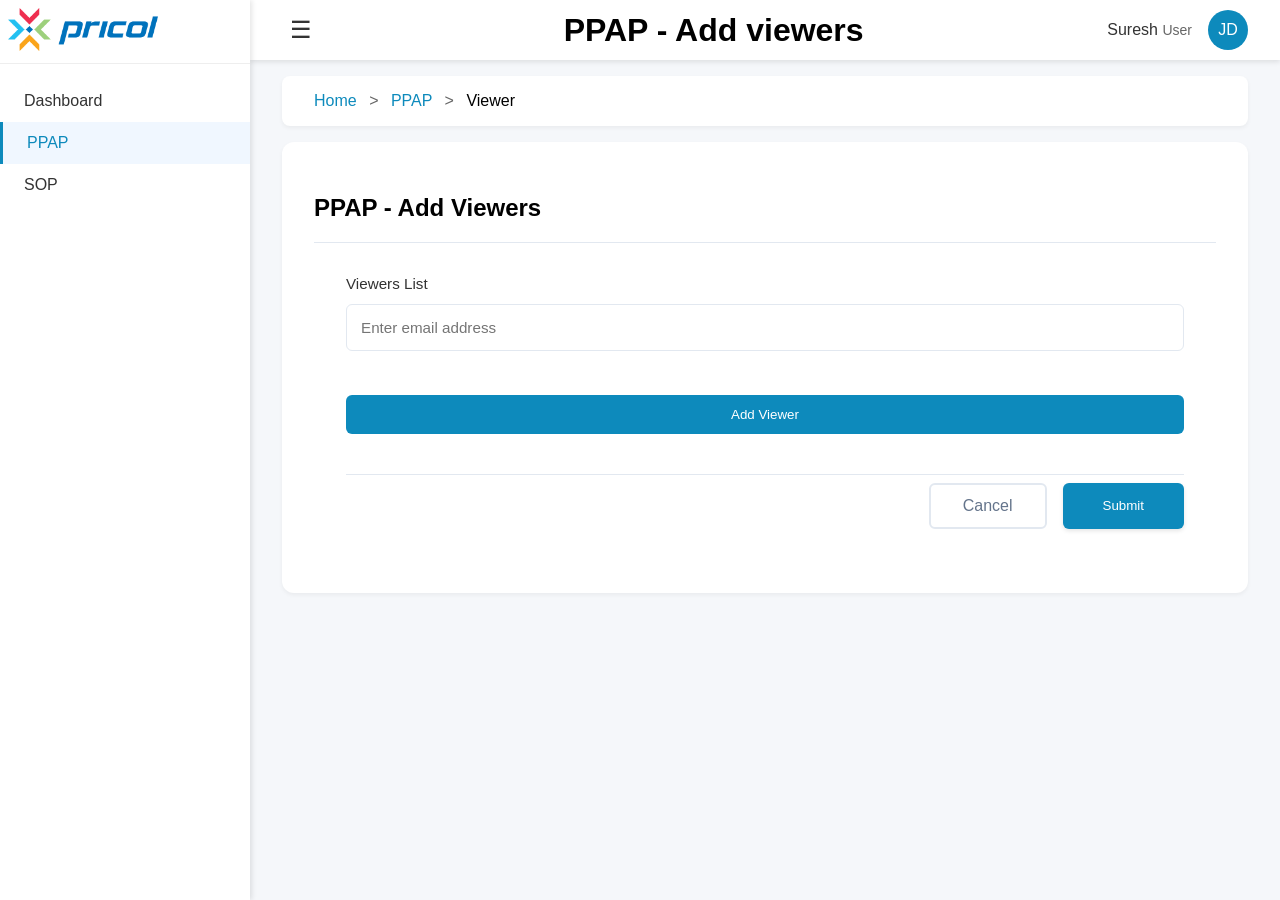
<file: viewer.html>
<!DOCTYPE html>
<html lang="en">

<head>
    <meta charset="UTF-8">
    <meta name="viewport" content="width=device-width, initial-scale=1.0">
    <title>Viewer - PPAP Dashboard</title>
    <link rel="stylesheet" href="styles.css">
    <style>
        .form-header {
            /* margin-bottom: 1rem; */
            border-bottom: 1px solid #e2e8f0;
            /* padding-bottom: 0.5rem; */
        }

        .document-info {
            display: flex;
            flex-wrap: wrap;
            gap: 1rem;
            margin-top: 1rem;
        }

        .info-item {
            color: #64748b;
            font-size: 0.875rem;
        }

        .email-container {
            margin-bottom: 1rem;
            display: flex;
            align-items: center;
            gap: 1rem;
        }

        .email-input {
            flex: 1;
            padding: 0.75rem;
            border: 1px solid #e2e8f0;
            border-radius: 6px;
            font-size: 0.95rem;
        }

        .btn-remove {
            background: #ef4444;
            color: white;
            border: none;
            padding: 0.5rem 1rem;
            border-radius: 6px;
            cursor: pointer;
            transition: all 0.3s ease;
        }

        .btn-remove:hover {
            background: #dc2626;
        }

        .btn-add-email {
            background: var(--primary-color);
            color: white;
            border: none;
            padding: 0.75rem 1.5rem;
            border-radius: 6px;
            cursor: pointer;
            font-weight: 500;
            transition: all 0.3s ease;
            margin-top: 1rem;
        }

        .btn-add-email:hover {
            background: #0969a0;
        }
    </style>
</head>

<body>
    <div class="container">
        <!-- Sidebar -->
        <aside class="sidebar" id="sidebar">
            <div class="logo">
                <img src="1.png" width="150" alt="Pricol">
            </div>
            <nav class="nav-menu">
                <ul>
                    <li>
                        <a href="index.html"><i class="fas fa-home"></i>Dashboard</a>
                    </li>
                    <li class="active">
                        <a href="ppap.html"><i class="fas fa-user"></i>PPAP</a>
                    </li>
                    <li>
                        <a href="sop.html"><i class="fas fa-users"></i>SOP</a>
                    </li>
                </ul>
            </nav>
        </aside>

        <!-- Main Content -->
        <main class="main-content">
            <header class="topbar">
                <button class="menu-toggle">☰</button>
                <h1 class="page-title">PPAP - Add viewers</h1>
                <div class="user-profile">
                    <div class="profile-info">
                        <span class="user-name">Suresh</span>
                        <span class="user-role">User</span>
                    </div>
                    <div class="profile-image">JD</div>
                </div>
            </header>

            <!-- Breadcrumb Navigation -->
            <div class="breadcrumb">
                <a href="#">Home</a>
                <span class="separator">></span>
                <a href="ppap.html">PPAP</a>
                <span class="separator">></span>
                <span>Viewer</span>
            </div>

            <div class="ppap-content">
                <div class="form-container">
                    <div class="form-header">
                        <h2>PPAP - Add Viewers</h2>

                    </div>
                    <form id="viewerForm" class="form-content">
                        <div class="form-group full-width">
                            <label>Viewers List</label>
                            <div id="emailInputsContainer">
                                <div class="email-container">
                                    <input type="email" class="email-input" placeholder="Enter email address">
                                </div>
                            </div>
                            <button type="button" id="addEmailBtn" class="btn-add-email">
                                <i class="fas fa-plus"></i> Add Viewer
                            </button>
                        </div>

                        <div class="form-actions">
                            <a href="ppap.html" class="btn-back">Cancel</a>
                            <button type="submit" class="btn-submit">Submit</button>
                        </div>
                    </form>
                </div>
            </div>
        </main>
    </div>

    <script>
        document.addEventListener('DOMContentLoaded', function () {
            const menuToggle = document.querySelector('.menu-toggle');
            const sidebar = document.querySelector('.sidebar');
            const mainContent = document.querySelector('.main-content');

            // Handle menu toggle
            menuToggle.addEventListener('click', function () {
                sidebar.classList.toggle('collapsed');
                sidebar.classList.toggle('sidebar-hidden');
                mainContent.classList.toggle('expanded');
                document.body.classList.toggle('sidebar-hidden');
            });

            // Handle form submission
            const viewerForm = document.getElementById('viewerForm');
            viewerForm.addEventListener('submit', function (e) {
                e.preventDefault();

                // Get all email inputs
                const emailInputs = document.querySelectorAll('.email-input');
                const viewers = Array.from(emailInputs).map(input => input.value);

                // Here you can add code to handle the viewers data
                console.log('Viewers:', viewers);

                // Redirect to ppap page
                window.location.href = 'ppap.html';
            });

            // Handle adding new email inputs
            const addEmailBtn = document.getElementById('addEmailBtn');
            const emailInputsContainer = document.getElementById('emailInputsContainer');

            addEmailBtn.addEventListener('click', function () {
                const newEmailContainer = document.createElement('div');
                newEmailContainer.className = 'email-container';

                const newEmailInput = document.createElement('input');
                newEmailInput.type = 'email';
                newEmailInput.className = 'email-input';
                newEmailInput.placeholder = 'Enter email address';

                const removeBtn = document.createElement('button');
                removeBtn.type = 'button';
                removeBtn.className = 'btn-remove';
                removeBtn.textContent = 'Remove';
                removeBtn.onclick = function () {
                    newEmailContainer.remove();
                };

                newEmailContainer.appendChild(newEmailInput);
                newEmailContainer.appendChild(removeBtn);
                emailInputsContainer.appendChild(newEmailContainer);
            });
        });
    </script>
</body>

</html>


</body>

</html>
</file>
<file: styles.css>
/* Base styles */
:root {
    --primary-color: #0D8ABC;
    --sidebar-width: 250px;
    --header-height: 60px;
}

body {
    margin: 0;
    padding: 0;
    font-family: -apple-system, BlinkMacSystemFont, 'Segoe UI', Roboto, Oxygen, Ubuntu, Cantarell, sans-serif;
    background-color: #f5f7fa;
}

.container {
    display: flex;
}

/* Sidebar styles */
/* Add/Update these styles */
.sidebar {
    width: 250px;
    height: 100vh;
    background: white;
    position: fixed;
    left: 0;
    top: 0;
    transition: transform 0.3s ease;
    z-index: 1000;
    box-shadow: 2px 0 5px rgba(0, 0, 0, 0.1);
}

.main-content {
    margin-left: 250px;
    transition: margin-left 0.3s ease;
}

/* Sidebar collapsed state */
.sidebar.collapsed {
    transform: translateX(-250px);
}

.main-content.expanded {
    margin-left: 0;
}

/* Make menu toggle visible */
.menu-toggle {
    display: block !important;
    background: none;
    border: none;
    font-size: 1.5rem;
    cursor: pointer;
    padding: 0.5rem;
}

.menu-toggle:hover {
    color: var(--primary-color);
}

/* Responsive adjustments */
@media (max-width: 768px) {
    .main-content {
        margin-left: 0;
    }

    .sidebar {
        transform: translateX(-250px);
    }

    .sidebar.active {
        transform: translateX(0);
    }
}

.logo {
    padding: 0.5em;
    border-bottom: 1px solid #eee;
    /* text-align: center; */
}

.logo img {
    max-width: 100%;
    height: auto;
}

.nav-menu ul {
    list-style: none;
    padding: 0;
    margin: 1rem 0;
}

.nav-menu li a {
    display: flex;
    align-items: center;
    padding: 0.75rem 1.5rem;
    color: #333;
    text-decoration: none;
    transition: all 0.3s ease;
}

.nav-menu li.active a {
    background: #f0f7ff;
    color: var(--primary-color);
    border-left: 3px solid var(--primary-color);
}

.nav-menu li a:hover {
    background: #f8f9fa;
}

/* Main content styles */
.main-content {
    flex: 1;
    margin-left: var(--sidebar-width);
    min-height: 100vh;
    transition: margin-left 0.3s ease;
}

/* Topbar styles */
.topbar {
    height: var(--header-height);
    background: white;
    display: flex;
    align-items: center;
    justify-content: space-between;
    padding: 0 2rem;
    box-shadow: 0 2px 5px rgba(0, 0, 0, 0.1);
}

.menu-toggle {
    background: none;
    border: none;
    font-size: 1.5rem;
    cursor: pointer;
    color: #333;
    padding: 0.5rem;
    display: none;
}

.user-profile {
    display: flex;
    align-items: center;
    gap: 1rem;
}

.profile-info {
    text-align: right;
}

.user-name {
    font-weight: 500;
    color: #333;
}

.user-role {
    font-size: 0.875rem;
    color: #666;
}

.profile-image {
    width: 40px;
    height: 40px;
    background: var(--primary-color);
    color: white;
    border-radius: 50%;
    display: flex;
    align-items: center;
    justify-content: center;
}

/* Breadcrumb styles */
.breadcrumb {
    padding: 1rem 2rem;
    background: white;
    margin: 1rem 2rem;
    border-radius: 8px;
    box-shadow: 0 2px 4px rgba(0, 0, 0, 0.05);
}

.breadcrumb a {
    color: var(--primary-color);
    text-decoration: none;
}

.breadcrumb .separator {
    margin: 0 0.5rem;
    color: #666;
}

/* Dashboard cards */
.dashboard-cards {
    display: grid;
    grid-template-columns: repeat(auto-fit, minmax(280px, 1fr));
    gap: 1.5rem;
    padding: 0 2rem;
    margin-bottom: 2rem;
}

.card {
    background: white;
    border-radius: 12px;
    padding: 1.5rem;
    box-shadow: 0 2px 4px rgba(0, 0, 0, 0.05);
    transition: transform 0.3s ease, box-shadow 0.3s ease;
}

.card:hover {
    transform: translateY(-5px);
    box-shadow: 0 4px 8px rgba(0, 0, 0, 0.1);
}

.card h3 {
    margin: 0 0 1rem 0;
    color: #333;
}

.card .number {
    font-size: 2.5rem;
    font-weight: 600;
    color: var(--primary-color);
    margin: 0;
}

.card .trend {
    margin-top: 0.5rem;
    font-size: 0.875rem;
}

.trend.positive {
    color: #28a745;
}

.trend.negative {
    color: #dc3545;
}

/* Recent Activity */
.recent-activity {
    background: white;
    border-radius: 12px;
    padding: 1.5rem;
    margin: 0 2rem;
    box-shadow: 0 2px 4px rgba(0, 0, 0, 0.05);
}

.activity-list {
    margin-top: 1rem;
}

.activity-item {
    display: flex;
    align-items: flex-start;
    padding: 1rem 0;
    border-bottom: 1px solid #eee;
}

.activity-item:last-child {
    border-bottom: none;
}

.activity-time {
    min-width: 100px;
    color: #666;
    font-size: 0.875rem;
}

.activity-text {
    color: #333;
    margin-left: 1rem;
}

.info-group {
    margin-bottom: 1.5rem;
}

.info-group label {
    display: block;
    font-weight: 500;
    margin-bottom: 0.5rem;
    color: #4a5568;
}

.info-value {
    padding: 0.75rem;
    background-color: #f8f9fa;
    border: 1px solid #e2e8f0;
    border-radius: 6px;
    min-height: 2.5rem;
    line-height: 1.5;
}

.info-group.full-width .info-value.specs {
    white-space: pre-line;
    font-family: monospace;
    padding: 1rem;
}

.product-image {
    max-width: 100%;
    height: auto;
    border-radius: 8px;
    margin-top: 0.5rem;
}

/* Responsive styles */
@media (max-width: 768px) {
    .menu-toggle {
        display: block;
    }

    .sidebar {
        transform: translateX(-100%);
        z-index: 1000;
    }

    .sidebar.active {
        transform: translateX(0);
    }

    .main-content {
        margin-left: 0;
    }

    .dashboard-cards {
        grid-template-columns: 1fr;
    }
}

/* PPAP Content Styles */
.ppap-content {
    padding: 2rem;
    background: white;
    border-radius: 12px;
    box-shadow: 0 2px 4px rgba(0, 0, 0, 0.05);
    margin: 0 2rem;
}

.section-header {
    display: flex;
    justify-content: space-between;
    align-items: center;
    margin-bottom: 2rem;
}

.section-header h2 {
    margin: 0;
    color: #333;
    font-size: 1.5rem;
}

.btn-add {
    background: var(--primary-color);
    color: white;
    padding: 0.75rem 1.5rem;
    border-radius: 6px;
    text-decoration: none;
    font-weight: 500;
    transition: background-color 0.3s ease;
}

.btn-add:hover {
    background: #0969a0;
}

/* Table Styles */
.table-container {
    overflow-x: auto;
}

table {
    width: 100%;
    border-collapse: collapse;
    margin-top: 1rem;
}

th {
    background: #f8f9fa;
    padding: 1rem;
    text-align: left;
    font-weight: 500;
    color: #333;
    border-bottom: 2px solid #e9ecef;
}

td {
    padding: 1rem;
    border-bottom: 1px solid #e9ecef;
    color: #444;
}

tr:hover {
    background: #f8f9fa;
}

/* Action Buttons */
.btn-view,
.btn-history,
.btn-command {
    padding: 0.5rem 1rem;
    border: none;
    border-radius: 4px;
    margin-right: 0.5rem;
    cursor: pointer;
    font-weight: 500;
    transition: all 0.3s ease;
}

.btn-view {
    background: #e3f2fd;
    color: #1976d2;
}

.btn-history {
    background: #f3e5f5;
    color: #7b1fa2;
}

.btn-command {
    background: #e8f5e9;
    color: #2e7d32;
}

.btn-view:hover {
    background: #bbdefb;
}

.btn-history:hover {
    background: #e1bee7;
}

.btn-command:hover {
    background: #c8e6c9;
}

/* Status styles */
td:nth-child(3) {
    font-weight: 500;
}

td:nth-child(3):contains('Draft') {
    color: #f57c00;
}

td:nth-child(3):contains('In Review') {
    color: #0288d1;
}

/* Responsive adjustments */
@media (max-width: 768px) {
    .ppap-content {
        padding: 1rem;
        margin: 0 1rem;
    }

    .section-header {
        flex-direction: column;
        align-items: flex-start;
        gap: 1rem;
    }

    .btn-view,
    .btn-history,
    .btn-command {
        padding: 0.4rem 0.8rem;
        font-size: 0.875rem;
    }
}

/* Responsive adjustments */
@media (max-width: 768px) {
    .menu-toggle {
        display: block;
    }

    .sidebar {
        transform: translateX(-100%);
        z-index: 1000;
    }

    .sidebar.active {
        transform: translateX(0);
    }

    .main-content {
        margin-left: 0;
    }

    .dashboard-cards {
        grid-template-columns: 1fr;
    }
}

.logo {
    padding: 0.5em;
    border-bottom: 1px solid #eee;
    /* text-align: center; */
}

.logo img {
    max-width: 100%;
    height: auto;
}

.nav-menu ul {
    list-style: none;
    padding: 0;
    margin: 1rem 0;
}

.nav-menu li a {
    display: flex;
    align-items: center;
    padding: 0.75rem 1.5rem;
    color: #333;
    text-decoration: none;
    transition: all 0.3s ease;
}

.nav-menu li.active a {
    background: #f0f7ff;
    color: var(--primary-color);
    border-left: 3px solid var(--primary-color);
}

.nav-menu li a:hover {
    background: #f8f9fa;
}

/* Main content styles */
.main-content {
    flex: 1;
    margin-left: var(--sidebar-width);
    min-height: 100vh;
    transition: margin-left 0.3s ease;
}

/* Topbar styles */
.topbar {
    height: var(--header-height);
    background: white;
    display: flex;
    align-items: center;
    justify-content: space-between;
    padding: 0 2rem;
    box-shadow: 0 2px 5px rgba(0, 0, 0, 0.1);
}

.menu-toggle {
    background: none;
    border: none;
    font-size: 1.5rem;
    cursor: pointer;
    color: #333;
    padding: 0.5rem;
    display: none;
}

.user-profile {
    display: flex;
    align-items: center;
    gap: 1rem;
}

.profile-info {
    text-align: right;
}

.user-name {
    font-weight: 500;
    color: #333;
}

.user-role {
    font-size: 0.875rem;
    color: #666;
}

.profile-image {
    width: 40px;
    height: 40px;
    background: var(--primary-color);
    color: white;
    border-radius: 50%;
    display: flex;
    align-items: center;
    justify-content: center;
}

/* Breadcrumb styles */
.breadcrumb {
    padding: 1rem 2rem;
    background: white;
    margin: 1rem 2rem;
    border-radius: 8px;
    box-shadow: 0 2px 4px rgba(0, 0, 0, 0.05);
}

.breadcrumb a {
    color: var(--primary-color);
    text-decoration: none;
}

.breadcrumb .separator {
    margin: 0 0.5rem;
    color: #666;
}

/* Dashboard cards */
.dashboard-cards {
    display: grid;
    grid-template-columns: repeat(auto-fit, minmax(280px, 1fr));
    gap: 1.5rem;
    padding: 0 2rem;
    margin-bottom: 2rem;
}

.card {
    background: white;
    border-radius: 12px;
    padding: 1.5rem;
    box-shadow: 0 2px 4px rgba(0, 0, 0, 0.05);
    transition: transform 0.3s ease, box-shadow 0.3s ease;
}

.card:hover {
    transform: translateY(-5px);
    box-shadow: 0 4px 8px rgba(0, 0, 0, 0.1);
}

.card h3 {
    margin: 0 0 1rem 0;
    color: #333;
}

.card .number {
    font-size: 2.5rem;
    font-weight: 600;
    color: var(--primary-color);
    margin: 0;
}

.card .trend {
    margin-top: 0.5rem;
    font-size: 0.875rem;
}

.trend.positive {
    color: #28a745;
}

.trend.negative {
    color: #dc3545;
}

/* Recent Activity */
.recent-activity {
    background: white;
    border-radius: 12px;
    padding: 1.5rem;
    margin: 0 2rem;
    box-shadow: 0 2px 4px rgba(0, 0, 0, 0.05);
}

.activity-list {
    margin-top: 1rem;
}

.activity-item {
    display: flex;
    align-items: flex-start;
    padding: 1rem 0;
    border-bottom: 1px solid #eee;
}

.activity-item:last-child {
    border-bottom: none;
}

.activity-time {
    min-width: 100px;
    color: #666;
    font-size: 0.875rem;
}

.activity-text {
    color: #333;
    margin-left: 1rem;
}

.info-group {
    margin-bottom: 1.5rem;
}

.info-group label {
    display: block;
    font-weight: 500;
    margin-bottom: 0.5rem;
    color: #4a5568;
}

.info-value {
    padding: 0.75rem;
    background-color: #f8f9fa;
    border: 1px solid #e2e8f0;
    border-radius: 6px;
    min-height: 2.5rem;
    line-height: 1.5;
}

.info-group.full-width .info-value.specs {
    white-space: pre-line;
    font-family: monospace;
    padding: 1rem;
}

.product-image {
    max-width: 100%;
    height: auto;
    border-radius: 8px;
    margin-top: 0.5rem;
}

/* Responsive styles */
@media (max-width: 768px) {
    .menu-toggle {
        display: block;
    }

    .sidebar {
        transform: translateX(-100%);
        z-index: 1000;
    }

    .sidebar.active {
        transform: translateX(0);
    }

    .main-content {
        margin-left: 0;
    }

    .dashboard-cards {
        grid-template-columns: 1fr;
    }
}

.logo {
    padding: 0.5em;
    border-bottom: 1px solid #eee;
    /* text-align: center; */
}

.logo img {
    max-width: 100%;
    height: auto;
}

.nav-menu ul {
    list-style: none;
    padding: 0;
    margin: 1rem 0;
}

.nav-menu li a {
    display: flex;
    align-items: center;
    padding: 0.75rem 1.5rem;
    color: #333;
    text-decoration: none;
    transition: all 0.3s ease;
}

.nav-menu li.active a {
    background: #f0f7ff;
    color: var(--primary-color);
    border-left: 3px solid var(--primary-color);
}

.nav-menu li a:hover {
    background: #f8f9fa;
}

/* Main content styles */
.main-content {
    flex: 1;
    margin-left: var(--sidebar-width);
    min-height: 100vh;
    transition: margin-left 0.3s ease;
}

/* Topbar styles */
.topbar {
    height: var(--header-height);
    background: white;
    display: flex;
    align-items: center;
    justify-content: space-between;
    padding: 0 2rem;
    box-shadow: 0 2px 5px rgba(0, 0, 0, 0.1);
}

.menu-toggle {
    background: none;
    border: none;
    font-size: 1.5rem;
    cursor: pointer;
    color: #333;
    padding: 0.5rem;
    display: none;
}

.user-profile {
    display: flex;
    align-items: center;
    gap: 1rem;
}

.profile-info {
    text-align: right;
}

.user-name {
    font-weight: 500;
    color: #333;
}

.user-role {
    font-size: 0.875rem;
    color: #666;
}

.profile-image {
    width: 40px;
    height: 40px;
    background: var(--primary-color);
    color: white;
    border-radius: 50%;
    display: flex;
    align-items: center;
    justify-content: center;
}

/* Breadcrumb styles */
.breadcrumb {
    padding: 1rem 2rem;
    background: white;
    margin: 1rem 2rem;
    border-radius: 8px;
    box-shadow: 0 2px 4px rgba(0, 0, 0, 0.05);
}

.breadcrumb a {
    color: var(--primary-color);
    text-decoration: none;
}

.breadcrumb .separator {
    margin: 0 0.5rem;
    color: #666;
}

/* Dashboard cards */
.dashboard-cards {
    display: grid;
    grid-template-columns: repeat(auto-fit, minmax(280px, 1fr));
    gap: 1.5rem;
    padding: 0 2rem;
    margin-bottom: 2rem;
}

.card {
    background: white;
    border-radius: 12px;
    padding: 1.5rem;
    box-shadow: 0 2px 4px rgba(0, 0, 0, 0.05);
    transition: transform 0.3s ease, box-shadow 0.3s ease;
}

.card:hover {
    transform: translateY(-5px);
    box-shadow: 0 4px 8px rgba(0, 0, 0, 0.1);
}

.card h3 {
    margin: 0 0 1rem 0;
    color: #333;
}

.card .number {
    font-size: 2.5rem;
    font-weight: 600;
    color: var(--primary-color);
    margin: 0;
}

.card .trend {
    margin-top: 0.5rem;
    font-size: 0.875rem;
}

.trend.positive {
    color: #28a745;
}

.trend.negative {
    color: #dc3545;
}

/* Recent Activity */
.recent-activity {
    background: white;
    border-radius: 12px;
    padding: 1.5rem;
    margin: 0 2rem;
    box-shadow: 0 2px 4px rgba(0, 0, 0, 0.05);
}

.activity-list {
    margin-top: 1rem;
}

.activity-item {
    display: flex;
    align-items: flex-start;
    padding: 1rem 0;
    border-bottom: 1px solid #eee;
}

.activity-item:last-child {
    border-bottom: none;
}

.activity-time {
    min-width: 100px;
    color: #666;
    font-size: 0.875rem;
}

.activity-text {
    color: #333;
    margin-left: 1rem;
}

.info-group {
    margin-bottom: 1.5rem;
}

.info-group label {
    display: block;
    font-weight: 500;
    margin-bottom: 0.5rem;
    color: #4a5568;
}

.info-value {
    padding: 0.75rem;
    background-color: #f8f9fa;
    border: 1px solid #e2e8f0;
    border-radius: 6px;
    min-height: 2.5rem;
    line-height: 1.5;
}

.info-group.full-width .info-value.specs {
    white-space: pre-line;
    font-family: monospace;
    padding: 1rem;
}

.product-image {
    max-width: 100%;
    height: auto;
    border-radius: 8px;
    margin-top: 0.5rem;
}

/* Responsive styles */
@media (max-width: 768px) {
    .menu-toggle {
        display: block;
    }

    .sidebar {
        transform: translateX(-100%);
        z-index: 1000;
    }

    .sidebar.active {
        transform: translateX(0);
    }

    .main-content {
        margin-left: 0;
    }

    .dashboard-cards {
        grid-template-columns: 1fr;
    }
}

.logo {
    padding: 0.5em;
    border-bottom: 1px solid #eee;
    /* text-align: center; */
}

.logo img {
    max-width: 100%;
    height: auto;
}

.nav-menu ul {
    list-style: none;
    padding: 0;
    margin: 1rem 0;
}

.nav-menu li a {
    display: flex;
    align-items: center;
    padding: 0.75rem 1.5rem;
    color: #333;
    text-decoration: none;
    transition: all 0.3s ease;
}

.nav-menu li.active a {
    background: #f0f7ff;
    color: var(--primary-color);
    border-left: 3px solid var(--primary-color);
}

.nav-menu li a:hover {
    background: #f8f9fa;
}

/* Main content styles */
.main-content {
    flex: 1;
    margin-left: var(--sidebar-width);
    min-height: 100vh;
    transition: margin-left 0.3s ease;
}

/* Topbar styles */
.topbar {
    height: var(--header-height);
    background: white;
    display: flex;
    align-items: center;
    justify-content: space-between;
    padding: 0 2rem;
    box-shadow: 0 2px 5px rgba(0, 0, 0, 0.1);
}

.menu-toggle {
    background: none;
    border: none;
    font-size: 1.5rem;
    cursor: pointer;
    color: #333;
    padding: 0.5rem;
    display: none;
}

.user-profile {
    display: flex;
    align-items: center;
    gap: 1rem;
}

.profile-info {
    text-align: right;
}

.user-name {
    font-weight: 500;
    color: #333;
}

.user-role {
    font-size: 0.875rem;
    color: #666;
}

.profile-image {
    width: 40px;
    height: 40px;
    background: var(--primary-color);
    color: white;
    border-radius: 50%;
    display: flex;
    align-items: center;
    justify-content: center;
}

/* Breadcrumb styles */
.breadcrumb {
    padding: 1rem 2rem;
    background: white;
    margin: 1rem 2rem;
    border-radius: 8px;
    box-shadow: 0 2px 4px rgba(0, 0, 0, 0.05);
}

.breadcrumb a {
    color: var(--primary-color);
    text-decoration: none;
}

.breadcrumb .separator {
    margin: 0 0.5rem;
    color: #666;
}

/* Dashboard cards */
.dashboard-cards {
    display: grid;
    grid-template-columns: repeat(auto-fit, minmax(280px, 1fr));
    gap: 1.5rem;
    padding: 0 2rem;
    margin-bottom: 2rem;
}

.card {
    background: white;
    border-radius: 12px;
    padding: 1.5rem;
    box-shadow: 0 2px 4px rgba(0, 0, 0, 0.05);
    transition: transform 0.3s ease, box-shadow 0.3s ease;
}

.card:hover {
    transform: translateY(-5px);
    box-shadow: 0 4px 8px rgba(0, 0, 0, 0.1);
}

.card h3 {
    margin: 0 0 1rem 0;
    color: #333;
}

.card .number {
    font-size: 2.5rem;
    font-weight: 600;
    color: var(--primary-color);
    margin: 0;
}

.card .trend {
    margin-top: 0.5rem;
    font-size: 0.875rem;
}

.trend.positive {
    color: #28a745;
}

.trend.negative {
    color: #dc3545;
}

/* Recent Activity */
.recent-activity {
    background: white;
    border-radius: 12px;
    padding: 1.5rem;
    margin: 0 2rem;
    box-shadow: 0 2px 4px rgba(0, 0, 0, 0.05);
}

.activity-list {
    margin-top: 1rem;
}

.activity-item {
    display: flex;
    align-items: flex-start;
    padding: 1rem 0;
    border-bottom: 1px solid #eee;
}

.activity-item:last-child {
    border-bottom: none;
}

.activity-time {
    min-width: 100px;
    color: #666;
    font-size: 0.875rem;
}

.activity-text {
    color: #333;
    margin-left: 1rem;
}

.info-group {
    margin-bottom: 1.5rem;
}

.info-group label {
    display: block;
    font-weight: 500;
    margin-bottom: 0.5rem;
    color: #4a5568;
}

.info-value {
    padding: 0.75rem;
    background-color: #f8f9fa;
    border: 1px solid #e2e8f0;
    border-radius: 6px;
    min-height: 2.5rem;
    line-height: 1.5;
}

.info-group.full-width .info-value.specs {
    white-space: pre-line;
    font-family: monospace;
    padding: 1rem;
}

.product-image {
    max-width: 100%;
    height: auto;
    border-radius: 8px;
    margin-top: 0.5rem;
}

/* Responsive styles */
@media (max-width: 768px) {
    .menu-toggle {
        display: block;
    }

    .sidebar {
        transform: translateX(-100%);
        z-index: 1000;
    }

    .sidebar.active {
        transform: translateX(0);
    }

    .main-content {
        margin-left: 0;
    }

    .dashboard-cards {
        grid-template-columns: 1fr;
    }
}

.logo {
    padding: 0.5em;
    border-bottom: 1px solid #eee;
    /* text-align: center; */
}

.logo img {
    max-width: 100%;
    height: auto;
}

.nav-menu ul {
    list-style: none;
    padding: 0;
    margin: 1rem 0;
}

.nav-menu li a {
    display: flex;
    align-items: center;
    padding: 0.75rem 1.5rem;
    color: #333;
    text-decoration: none;
    transition: all 0.3s ease;
}

.nav-menu li.active a {
    background: #f0f7ff;
    color: var(--primary-color);
    border-left: 3px solid var(--primary-color);
}

.nav-menu li a:hover {
    background: #f8f9fa;
}

/* Main content styles */
.main-content {
    flex: 1;
    margin-left: var(--sidebar-width);
    min-height: 100vh;
    transition: margin-left 0.3s ease;
}

/* Topbar styles */
.topbar {
    height: var(--header-height);
    background: white;
    display: flex;
    align-items: center;
    justify-content: space-between;
    padding: 0 2rem;
    box-shadow: 0 2px 5px rgba(0, 0, 0, 0.1);
}

.menu-toggle {
    background: none;
    border: none;
    font-size: 1.5rem;
    cursor: pointer;
    color: #333;
    padding: 0.5rem;
    display: none;
}

.user-profile {
    display: flex;
    align-items: center;
    gap: 1rem;
}

.profile-info {
    text-align: right;
}

.user-name {
    font-weight: 500;
    color: #333;
}

.user-role {
    font-size: 0.875rem;
    color: #666;
}

.profile-image {
    width: 40px;
    height: 40px;
    background: var(--primary-color);
    color: white;
    border-radius: 50%;
    display: flex;
    align-items: center;
    justify-content: center;
}

/* Breadcrumb styles */
.breadcrumb {
    padding: 1rem 2rem;
    background: white;
    margin: 1rem 2rem;
    border-radius: 8px;
    box-shadow: 0 2px 4px rgba(0, 0, 0, 0.05);
}

.breadcrumb a {
    color: var(--primary-color);
    text-decoration: none;
}

.breadcrumb .separator {
    margin: 0 0.5rem;
    color: #666;
}

/* Dashboard cards */
.dashboard-cards {
    display: grid;
    grid-template-columns: repeat(auto-fit, minmax(280px, 1fr));
    gap: 1.5rem;
    padding: 0 2rem;
    margin-bottom: 2rem;
}

.card {
    background: white;
    border-radius: 12px;
    padding: 1.5rem;
    box-shadow: 0 2px 4px rgba(0, 0, 0, 0.05);
    transition: transform 0.3s ease, box-shadow 0.3s ease;
}

.card:hover {
    transform: translateY(-5px);
    box-shadow: 0 4px 8px rgba(0, 0, 0, 0.1);
}

.card h3 {
    margin: 0 0 1rem 0;
    color: #333;
}

.card .number {
    font-size: 2.5rem;
    font-weight: 600;
    color: var(--primary-color);
    margin: 0;
}

.card .trend {
    margin-top: 0.5rem;
    font-size: 0.875rem;
}

.trend.positive {
    color: #28a745;
}

.trend.negative {
    color: #dc3545;
}

/* Recent Activity */
.recent-activity {
    background: white;
    border-radius: 12px;
    padding: 1.5rem;
    margin: 0 2rem;
    box-shadow: 0 2px 4px rgba(0, 0, 0, 0.05);
}

.activity-list {
    margin-top: 1rem;
}

.activity-item {
    display: flex;
    align-items: flex-start;
    padding: 1rem 0;
    border-bottom: 1px solid #eee;
}

.activity-item:last-child {
    border-bottom: none;
}

.activity-time {
    min-width: 100px;
    color: #666;
    font-size: 0.875rem;
}

.activity-text {
    color: #333;
    margin-left: 1rem;
}

.info-group {
    margin-bottom: 1.5rem;
}

.info-group label {
    display: block;
    font-weight: 500;
    margin-bottom: 0.5rem;
    color: #4a5568;
}

.info-value {
    padding: 0.75rem;
    background-color: #f8f9fa;
    border: 1px solid #e2e8f0;
    border-radius: 6px;
    min-height: 2.5rem;
    line-height: 1.5;
}

.info-group.full-width .info-value.specs {
    white-space: pre-line;
    font-family: monospace;
    padding: 1rem;
}

.product-image {
    max-width: 100%;
    height: auto;
    border-radius: 8px;
    margin-top: 0.5rem;
}

/* Responsive styles */
@media (max-width: 768px) {
    .menu-toggle {
        display: block;
    }

    .sidebar {
        transform: translateX(-100%);
        z-index: 1000;
    }

    .sidebar.active {
        transform: translateX(0);
    }

    .main-content {
        margin-left: 0;
    }

    .dashboard-cards {
        grid-template-columns: 1fr;
    }
}

.logo {
    padding: 0.5em;
    border-bottom: 1px solid #eee;
    /* text-align: center; */
}

.logo img {
    max-width: 100%;
    height: auto;
}

.nav-menu ul {
    list-style: none;
    padding: 0;
    margin: 1rem 0;
}

.nav-menu li a {
    display: flex;
    align-items: center;
    padding: 0.75rem 1.5rem;
    color: #333;
    text-decoration: none;
    transition: all 0.3s ease;
}

.nav-menu li.active a {
    background: #f0f7ff;
    color: var(--primary-color);
    border-left: 3px solid var(--primary-color);
}

.nav-menu li a:hover {
    background: #f8f9fa;
}

/* Main content styles */
.main-content {
    flex: 1;
    margin-left: var(--sidebar-width);
    min-height: 100vh;
    transition: margin-left 0.3s ease;
}

/* Topbar styles */
.topbar {
    height: var(--header-height);
    background: white;
    display: flex;
    align-items: center;
    justify-content: space-between;
    padding: 0 2rem;
    box-shadow: 0 2px 5px rgba(0, 0, 0, 0.1);
}

.menu-toggle {
    background: none;
    border: none;
    font-size: 1.5rem;
    cursor: pointer;
    color: #333;
    padding: 0.5rem;
    display: none;
}

.user-profile {
    display: flex;
    align-items: center;
    gap: 1rem;
}

.profile-info {
    text-align: right;
}

.user-name {
    font-weight: 500;
    color: #333;
}

.user-role {
    font-size: 0.875rem;
    color: #666;
}

.profile-image {
    width: 40px;
    height: 40px;
    background: var(--primary-color);
    color: white;
    border-radius: 50%;
    display: flex;
    align-items: center;
    justify-content: center;
}

/* Breadcrumb styles */
.breadcrumb {
    padding: 1rem 2rem;
    background: white;
    margin: 1rem 2rem;
    border-radius: 8px;
    box-shadow: 0 2px 4px rgba(0, 0, 0, 0.05);
}

.breadcrumb a {
    color: var(--primary-color);
    text-decoration: none;
}

.breadcrumb .separator {
    margin: 0 0.5rem;
    color: #666;
}

/* Dashboard cards */
.dashboard-cards {
    display: grid;
    grid-template-columns: repeat(auto-fit, minmax(280px, 1fr));
    gap: 1.5rem;
    padding: 0 2rem;
    margin-bottom: 2rem;
}

.card {
    background: white;
    border-radius: 12px;
    padding: 1.5rem;
    box-shadow: 0 2px 4px rgba(0, 0, 0, 0.05);
    transition: transform 0.3s ease, box-shadow 0.3s ease;
}

.card:hover {
    transform: translateY(-5px);
    box-shadow: 0 4px 8px rgba(0, 0, 0, 0.1);
}

.card h3 {
    margin: 0 0 1rem 0;
    color: #333;
}

.card .number {
    font-size: 2.5rem;
    font-weight: 600;
    color: var(--primary-color);
    margin: 0;
}

.card .trend {
    margin-top: 0.5rem;
    font-size: 0.875rem;
}

.trend.positive {
    color: #28a745;
}

.trend.negative {
    color: #dc3545;
}

/* Recent Activity */
.recent-activity {
    background: white;
    border-radius: 12px;
    padding: 1.5rem;
    margin: 0 2rem;
    box-shadow: 0 2px 4px rgba(0, 0, 0, 0.05);
}

.activity-list {
    margin-top: 1rem;
}

.activity-item {
    display: flex;
    align-items: flex-start;
    padding: 1rem 0;
    border-bottom: 1px solid #eee;
}

.activity-item:last-child {
    border-bottom: none;
}

.activity-time {
    min-width: 100px;
    color: #666;
    font-size: 0.875rem;
}

.activity-text {
    color: #333;
    margin-left: 1rem;
}

.info-group {
    margin-bottom: 1.5rem;
}

.info-group label {
    display: block;
    font-weight: 500;
    margin-bottom: 0.5rem;
    color: #4a5568;
}

.info-value {
    padding: 0.75rem;
    background-color: #f8f9fa;
    border: 1px solid #e2e8f0;
    border-radius: 6px;
    min-height: 2.5rem;
    line-height: 1.5;
}

.info-group.full-width .info-value.specs {
    white-space: pre-line;
    font-family: monospace;
    padding: 1rem;
}

.product-image {
    max-width: 100%;
    height: auto;
    border-radius: 8px;
    margin-top: 0.5rem;
}

/* Responsive styles */
@media (max-width: 768px) {
    .menu-toggle {
        display: block;
    }

    .sidebar {
        transform: translateX(-100%);
        z-index: 1000;
    }

    .sidebar.active {
        transform: translateX(0);
    }

    .main-content {
        margin-left: 0;
    }

    .dashboard-cards {
        grid-template-columns: 1fr;
    }
}

.logo {
    padding: 0.5em;
    border-bottom: 1px solid #eee;
    /* text-align: center; */
}

.logo img {
    max-width: 100%;
    height: auto;
}

.nav-menu ul {
    list-style: none;
    padding: 0;
    margin: 1rem 0;
}

.nav-menu li a {
    display: flex;
    align-items: center;
    padding: 0.75rem 1.5rem;
    color: #333;
    text-decoration: none;
    transition: all 0.3s ease;
}

.nav-menu li.active a {
    background: #f0f7ff;
    color: var(--primary-color);
    border-left: 3px solid var(--primary-color);
}

.nav-menu li a:hover {
    background: #f8f9fa;
}

/* Main content styles */
.main-content {
    flex: 1;
    margin-left: var(--sidebar-width);
    min-height: 100vh;
    transition: margin-left 0.3s ease;
}

/* Topbar styles */
.topbar {
    height: var(--header-height);
    background: white;
    display: flex;
    align-items: center;
    justify-content: space-between;
    padding: 0 2rem;
    box-shadow: 0 2px 5px rgba(0, 0, 0, 0.1);
}

.menu-toggle {
    background: none;
    border: none;
    font-size: 1.5rem;
    cursor: pointer;
    color: #333;
    padding: 0.5rem;
    display: none;
}

.user-profile {
    display: flex;
    align-items: center;
    gap: 1rem;
}

.profile-info {
    text-align: right;
}

.user-name {
    font-weight: 500;
    color: #333;
}

.user-role {
    font-size: 0.875rem;
    color: #666;
}

.profile-image {
    width: 40px;
    height: 40px;
    background: var(--primary-color);
    color: white;
    border-radius: 50%;
    display: flex;
    align-items: center;
    justify-content: center;
}

/* Breadcrumb styles */
.breadcrumb {
    padding: 1rem 2rem;
    background: white;
    margin: 1rem 2rem;
    border-radius: 8px;
    box-shadow: 0 2px 4px rgba(0, 0, 0, 0.05);
}

.breadcrumb a {
    color: var(--primary-color);
    text-decoration: none;
}

.breadcrumb .separator {
    margin: 0 0.5rem;
    color: #666;
}

/* Dashboard cards */
.dashboard-cards {
    display: grid;
    grid-template-columns: repeat(auto-fit, minmax(280px, 1fr));
    gap: 1.5rem;
    padding: 0 2rem;
    margin-bottom: 2rem;
}

.card {
    background: white;
    border-radius: 12px;
    padding: 1.5rem;
    box-shadow: 0 2px 4px rgba(0, 0, 0, 0.05);
    transition: transform 0.3s ease, box-shadow 0.3s ease;
}

.card:hover {
    transform: translateY(-5px);
    box-shadow: 0 4px 8px rgba(0, 0, 0, 0.1);
}

.card h3 {
    margin: 0 0 1rem 0;
    color: #333;
}

.card .number {
    font-size: 2.5rem;
    font-weight: 600;
    color: var(--primary-color);
    margin: 0;
}

.card .trend {
    margin-top: 0.5rem;
    font-size: 0.875rem;
}

.trend.positive {
    color: #28a745;
}

.trend.negative {
    color: #dc3545;
}

/* Recent Activity */
.recent-activity {
    background: white;
    border-radius: 12px;
    padding: 1.5rem;
    margin: 0 2rem;
    box-shadow: 0 2px 4px rgba(0, 0, 0, 0.05);
}

.activity-list {
    margin-top: 1rem;
}

.activity-item {
    display: flex;
    align-items: flex-start;
    padding: 1rem 0;
    border-bottom: 1px solid #eee;
}

.activity-item:last-child {
    border-bottom: none;
}

.activity-time {
    min-width: 100px;
    color: #666;
    font-size: 0.875rem;
}

.activity-text {
    color: #333;
    margin-left: 1rem;
}

.info-group {
    margin-bottom: 1.5rem;
}

.info-group label {
    display: block;
    font-weight: 500;
    margin-bottom: 0.5rem;
    color: #4a5568;
}

.info-value {
    padding: 0.75rem;
    background-color: #f8f9fa;
    border: 1px solid #e2e8f0;
    border-radius: 6px;
    min-height: 2.5rem;
    line-height: 1.5;
}

.info-group.full-width .info-value.specs {
    white-space: pre-line;
    font-family: monospace;
    padding: 1rem;
}

.product-image {
    max-width: 100%;
    height: auto;
    border-radius: 8px;
    margin-top: 0.5rem;
}

/* Responsive styles */
@media (max-width: 768px) {
    .menu-toggle {
        display: block;
    }

    .sidebar {
        transform: translateX(-100%);
        z-index: 1000;
    }

    .sidebar.active {
        transform: translateX(0);
    }

    .main-content {
        margin-left: 0;
    }

    .dashboard-cards {
        grid-template-columns: 1fr;
    }
}

.logo {
    padding: 0.5em;
    border-bottom: 1px solid #eee;
    /* text-align: center; */
}

.logo img {
    max-width: 100%;
    height: auto;
}

.nav-menu ul {
    list-style: none;
    padding: 0;
    margin: 1rem 0;
}

.nav-menu li a {
    display: flex;
    align-items: center;
    padding: 0.75rem 1.5rem;
    color: #333;
    text-decoration: none;
    transition: all 0.3s ease;
}

.nav-menu li.active a {
    background: #f0f7ff;
    color: var(--primary-color);
    border-left: 3px solid var(--primary-color);
}

.nav-menu li a:hover {
    background: #f8f9fa;
}

/* Main content styles */
.main-content {
    flex: 1;
    margin-left: var(--sidebar-width);
    min-height: 100vh;
    transition: margin-left 0.3s ease;
}

/* Topbar styles */
.topbar {
    height: var(--header-height);
    background: white;
    display: flex;
    align-items: center;
    justify-content: space-between;
    padding: 0 2rem;
    box-shadow: 0 2px 5px rgba(0, 0, 0, 0.1);
}

.menu-toggle {
    background: none;
    border: none;
    font-size: 1.5rem;
    cursor: pointer;
    color: #333;
    padding: 0.5rem;
    display: none;
}

.user-profile {
    display: flex;
    align-items: center;
    gap: 1rem;
}

.profile-info {
    text-align: right;
}

.user-name {
    font-weight: 500;
    color: #333;
}

.user-role {
    font-size: 0.875rem;
    color: #666;
}

.profile-image {
    width: 40px;
    height: 40px;
    background: var(--primary-color);
    color: white;
    border-radius: 50%;
    display: flex;
    align-items: center;
    justify-content: center;
}

/* Breadcrumb styles */
.breadcrumb {
    padding: 1rem 2rem;
    background: white;
    margin: 1rem 2rem;
    border-radius: 8px;
    box-shadow: 0 2px 4px rgba(0, 0, 0, 0.05);
}

.breadcrumb a {
    color: var(--primary-color);
    text-decoration: none;
}

.breadcrumb .separator {
    margin: 0 0.5rem;
    color: #666;
}

/* Dashboard cards */
.dashboard-cards {
    display: grid;
    grid-template-columns: repeat(auto-fit, minmax(280px, 1fr));
    gap: 1.5rem;
    padding: 0 2rem;
    margin-bottom: 2rem;
}

.card {
    background: white;
    border-radius: 12px;
    padding: 1.5rem;
    box-shadow: 0 2px 4px rgba(0, 0, 0, 0.05);
    transition: transform 0.3s ease, box-shadow 0.3s ease;
}

.card:hover {
    transform: translateY(-5px);
    box-shadow: 0 4px 8px rgba(0, 0, 0, 0.1);
}

.card h3 {
    margin: 0 0 1rem 0;
    color: #333;
}

.card .number {
    font-size: 2.5rem;
    font-weight: 600;
    color: var(--primary-color);
    margin: 0;
}

.card .trend {
    margin-top: 0.5rem;
    font-size: 0.875rem;
}

.trend.positive {
    color: #28a745;
}

.trend.negative {
    color: #dc3545;
}

/* Recent Activity */
.recent-activity {
    background: white;
    border-radius: 12px;
    padding: 1.5rem;
    margin: 0 2rem;
    box-shadow: 0 2px 4px rgba(0, 0, 0, 0.05);
}

.activity-list {
    margin-top: 1rem;
}

.activity-item {
    display: flex;
    align-items: flex-start;
    padding: 1rem 0;
    border-bottom: 1px solid #eee;
}

.activity-item:last-child {
    border-bottom: none;
}

.activity-time {
    min-width: 100px;
    color: #666;
    font-size: 0.875rem;
}

.activity-text {
    color: #333;
    margin-left: 1rem;
}

.info-group {
    margin-bottom: 1.5rem;
}

.info-group label {
    display: block;
    font-weight: 500;
    margin-bottom: 0.5rem;
    color: #4a5568;
}

.info-value {
    padding: 0.75rem;
    background-color: #f8f9fa;
    border: 1px solid #e2e8f0;
    border-radius: 6px;
    min-height: 2.5rem;
    line-height: 1.5;
}

.info-group.full-width .info-value.specs {
    white-space: pre-line;
    font-family: monospace;
    padding: 1rem;
}

.product-image {
    max-width: 100%;
    height: auto;
    border-radius: 8px;
    margin-top: 0.5rem;
}

/* Responsive styles */
@media (max-width: 768px) {
    .menu-toggle {
        display: block;
    }

    .sidebar {
        transform: translateX(-100%);
        z-index: 1000;
    }

    .sidebar.active {
        transform: translateX(0);
    }

    .main-content {
        margin-left: 0;
    }

    .dashboard-cards {
        grid-template-columns: 1fr;
    }
}

.logo {
    padding: 0.5em;
    border-bottom: 1px solid #eee;
    /* text-align: center; */
}

.logo img {
    max-width: 100%;
    height: auto;
}

.nav-menu ul {
    list-style: none;
    padding: 0;
    margin: 1rem 0;
}

.nav-menu li a {
    display: flex;
    align-items: center;
    padding: 0.75rem 1.5rem;
    color: #333;
    text-decoration: none;
    transition: all 0.3s ease;
}

.nav-menu li.active a {
    background: #f0f7ff;
    color: var(--primary-color);
    border-left: 3px solid var(--primary-color);
}

.nav-menu li a:hover {
    background: #f8f9fa;
}

/* Main content styles */
.main-content {
    flex: 1;
    margin-left: var(--sidebar-width);
    min-height: 100vh;
    transition: margin-left 0.3s ease;
}

/* Topbar styles */
.topbar {
    height: var(--header-height);
    background: white;
    display: flex;
    align-items: center;
    justify-content: space-between;
    padding: 0 2rem;
    box-shadow: 0 2px 5px rgba(0, 0, 0, 0.1);
}

.menu-toggle {
    background: none;
    border: none;
    font-size: 1.5rem;
    cursor: pointer;
    color: #333;
    padding: 0.5rem;
    display: none;
}

.user-profile {
    display: flex;
    align-items: center;
    gap: 1rem;
}

.profile-info {
    text-align: right;
}

.user-name {
    font-weight: 500;
    color: #333;
}

.user-role {
    font-size: 0.875rem;
    color: #666;
}

.profile-image {
    width: 40px;
    height: 40px;
    background: var(--primary-color);
    color: white;
    border-radius: 50%;
    display: flex;
    align-items: center;
    justify-content: center;
}

/* Breadcrumb styles */
.breadcrumb {
    padding: 1rem 2rem;
    background: white;
    margin: 1rem 2rem;
    border-radius: 8px;
    box-shadow: 0 2px 4px rgba(0, 0, 0, 0.05);
}

.breadcrumb a {
    color: var(--primary-color);
    text-decoration: none;
}

.breadcrumb .separator {
    margin: 0 0.5rem;
    color: #666;
}

/* Dashboard cards */
.dashboard-cards {
    display: grid;
    grid-template-columns: repeat(auto-fit, minmax(280px, 1fr));
    gap: 1.5rem;
    padding: 0 2rem;
    margin-bottom: 2rem;
}

.card {
    background: white;
    border-radius: 12px;
    padding: 1.5rem;
    box-shadow: 0 2px 4px rgba(0, 0, 0, 0.05);
    transition: transform 0.3s ease, box-shadow 0.3s ease;
}

.card:hover {
    transform: translateY(-5px);
    box-shadow: 0 4px 8px rgba(0, 0, 0, 0.1);
}

.card h3 {
    margin: 0 0 1rem 0;
    color: #333;
}

.card .number {
    font-size: 2.5rem;
    font-weight: 600;
    color: var(--primary-color);
    margin: 0;
}

.card .trend {
    margin-top: 0.5rem;
    font-size: 0.875rem;
}

.trend.positive {
    color: #28a745;
}

.trend.negative {
    color: #dc3545;
}

/* Recent Activity */
.recent-activity {
    background: white;
    border-radius: 12px;
    padding: 1.5rem;
    margin: 0 2rem;
    box-shadow: 0 2px 4px rgba(0, 0, 0, 0.05);
}

.activity-list {
    margin-top: 1rem;
}

.activity-item {
    display: flex;
    align-items: flex-start;
    padding: 1rem 0;
    border-bottom: 1px solid #eee;
}

.activity-item:last-child {
    border-bottom: none;
}

.activity-time {
    min-width: 100px;
    color: #666;
    font-size: 0.875rem;
}

.activity-text {
    color: #333;
    margin-left: 1rem;
}

.info-group {
    margin-bottom: 1.5rem;
}

.info-group label {
    display: block;
    font-weight: 500;
    margin-bottom: 0.5rem;
    color: #4a5568;
}

.info-value {
    padding: 0.75rem;
    background-color: #f8f9fa;
    border: 1px solid #e2e8f0;
    border-radius: 6px;
    min-height: 2.5rem;
    line-height: 1.5;
}

.info-group.full-width .info-value.specs {
    white-space: pre-line;
    font-family: monospace;
    padding: 1rem;
}

.product-image {
    max-width: 100%;
    height: auto;
    border-radius: 8px;
    margin-top: 0.5rem;
}

/* Responsive styles */
@media (max-width: 768px) {
    .menu-toggle {
        display: block;
    }

    .sidebar {
        transform: translateX(-100%);
        z-index: 1000;
    }

    .sidebar.active {
        transform: translateX(0);
    }

    .main-content {
        margin-left: 0;
    }

    .dashboard-cards {
        grid-template-columns: 1fr;
    }
}

.logo {
    padding: 0.5em;
    border-bottom: 1px solid #eee;
    /* text-align: center; */
}

.logo img {
    max-width: 100%;
    height: auto;
}

.nav-menu ul {
    list-style: none;
    padding: 0;
    margin: 1rem 0;
}

.nav-menu li a {
    display: flex;
    align-items: center;
    padding: 0.75rem 1.5rem;
    color: #333;
    text-decoration: none;
    transition: all 0.3s ease;
}

.nav-menu li.active a {
    background: #f0f7ff;
    color: var(--primary-color);
    border-left: 3px solid var(--primary-color);
}

.nav-menu li a:hover {
    background: #f8f9fa;
}

/* Main content styles */
.main-content {
    flex: 1;
    margin-left: var(--sidebar-width);
    min-height: 100vh;
    transition: margin-left 0.3s ease;
}

/* Topbar styles */
.topbar {
    height: var(--header-height);
    background: white;
    display: flex;
    align-items: center;
    justify-content: space-between;
    padding: 0 2rem;
    box-shadow: 0 2px 5px rgba(0, 0, 0, 0.1);
}

.menu-toggle {
    background: none;
    border: none;
    font-size: 1.5rem;
    cursor: pointer;
    color: #333;
    padding: 0.5rem;
    display: none;
}

.user-profile {
    display: flex;
    align-items: center;
    gap: 1rem;
}

.profile-info {
    text-align: right;
}

.user-name {
    font-weight: 500;
    color: #333;
}

.user-role {
    font-size: 0.875rem;
    color: #666;
}

.profile-image {
    width: 40px;
    height: 40px;
    background: var(--primary-color);
    color: white;
    border-radius: 50%;
    display: flex;
    align-items: center;
    justify-content: center;
}

/* Breadcrumb styles */
.breadcrumb {
    padding: 1rem 2rem;
    background: white;
    margin: 1rem 2rem;
    border-radius: 8px;
    box-shadow: 0 2px 4px rgba(0, 0, 0, 0.05);
}

.breadcrumb a {
    color: var(--primary-color);
    text-decoration: none;
}

.breadcrumb .separator {
    margin: 0 0.5rem;
    color: #666;
}

/* Dashboard cards */
.dashboard-cards {
    display: grid;
    grid-template-columns: repeat(auto-fit, minmax(280px, 1fr));
    gap: 1.5rem;
    padding: 0 2rem;
    margin-bottom: 2rem;
}

.card {
    background: white;
    border-radius: 12px;
    padding: 1.5rem;
    box-shadow: 0 2px 4px rgba(0, 0, 0, 0.05);
    transition: transform 0.3s ease, box-shadow 0.3s ease;
}

.card:hover {
    transform: translateY(-5px);
    box-shadow: 0 4px 8px rgba(0, 0, 0, 0.1);
}

.card h3 {
    margin: 0 0 1rem 0;
    color: #333;
}

.card .number {
    font-size: 2.5rem;
    font-weight: 600;
    color: var(--primary-color);
    margin: 0;
}

.card .trend {
    margin-top: 0.5rem;
    font-size: 0.875rem;
}

.trend.positive {
    color: #28a745;
}

.trend.negative {
    color: #dc3545;
}

/* Recent Activity */
.recent-activity {
    background: white;
    border-radius: 12px;
    padding: 1.5rem;
    margin: 0 2rem;
    box-shadow: 0 2px 4px rgba(0, 0, 0, 0.05);
}

.activity-list {
    margin-top: 1rem;
}

.activity-item {
    display: flex;
    align-items: flex-start;
    padding: 1rem 0;
    border-bottom: 1px solid #eee;
}

.activity-item:last-child {
    border-bottom: none;
}

.activity-time {
    min-width: 100px;
    color: #666;
    font-size: 0.875rem;
}

.activity-text {
    color: #333;
    margin-left: 1rem;
}

.info-group {
    margin-bottom: 1.5rem;
}

.info-group label {
    display: block;
    font-weight: 500;
    margin-bottom: 0.5rem;
    color: #4a5568;
}

.info-value {
    padding: 0.75rem;
    background-color: #f8f9fa;
    border: 1px solid #e2e8f0;
    border-radius: 6px;
    min-height: 2.5rem;
    line-height: 1.5;
}

.info-group.full-width .info-value.specs {
    white-space: pre-line;
    font-family: monospace;
    padding: 1rem;
}

.product-image {
    max-width: 100%;
    height: auto;
    border-radius: 8px;
    margin-top: 0.5rem;
}

/* Responsive styles */
@media (max-width: 768px) {
    .menu-toggle {
        display: block;
    }

    .sidebar {
        transform: translateX(-100%);
        z-index: 1000;
    }

    .sidebar.active {
        transform: translateX(0);
    }

    .main-content {
        margin-left: 0;
    }

    .dashboard-cards {
        grid-template-columns: 1fr;
    }
}

.logo {
    padding: 0.5em;
    border-bottom: 1px solid #eee;
    /* text-align: center; */
}

.logo img {
    max-width: 100%;
    height: auto;
}

.nav-menu ul {
    list-style: none;
    padding: 0;
    margin: 1rem 0;
}

.nav-menu li a {
    display: flex;
    align-items: center;
    padding: 0.75rem 1.5rem;
    color: #333;
    text-decoration: none;
    transition: all 0.3s ease;
}

.nav-menu li.active a {
    background: #f0f7ff;
    color: var(--primary-color);
    border-left: 3px solid var(--primary-color);
}

.nav-menu li a:hover {
    background: #f8f9fa;
}

/* Main content styles */
.main-content {
    flex: 1;
    margin-left: var(--sidebar-width);
    min-height: 100vh;
    transition: margin-left 0.3s ease;
}

/* Topbar styles */
.topbar {
    height: var(--header-height);
    background: white;
    display: flex;
    align-items: center;
    justify-content: space-between;
    padding: 0 2rem;
    box-shadow: 0 2px 5px rgba(0, 0, 0, 0.1);
}

.menu-toggle {
    background: none;
    border: none;
    font-size: 1.5rem;
    cursor: pointer;
    color: #333;
    padding: 0.5rem;
    display: none;
}

.user-profile {
    display: flex;
    align-items: center;
    gap: 1rem;
}

.profile-info {
    text-align: right;
}

.user-name {
    font-weight: 500;
    color: #333;
}

.user-role {
    font-size: 0.875rem;
    color: #666;
}

.profile-image {
    width: 40px;
    height: 40px;
    background: var(--primary-color);
    color: white;
    border-radius: 50%;
    display: flex;
    align-items: center;
    justify-content: center;
}

/* Breadcrumb styles */
.breadcrumb {
    padding: 1rem 2rem;
    background: white;
    margin: 1rem 2rem;
    border-radius: 8px;
    box-shadow: 0 2px 4px rgba(0, 0, 0, 0.05);
}

.breadcrumb a {
    color: var(--primary-color);
    text-decoration: none;
}

.breadcrumb .separator {
    margin: 0 0.5rem;
    color: #666;
}

/* Dashboard cards */
.dashboard-cards {
    display: grid;
    grid-template-columns: repeat(auto-fit, minmax(280px, 1fr));
    gap: 1.5rem;
    padding: 0 2rem;
    margin-bottom: 2rem;
}

.card {
    background: white;
    border-radius: 12px;
    padding: 1.5rem;
    box-shadow: 0 2px 4px rgba(0, 0, 0, 0.05);
    transition: transform 0.3s ease, box-shadow 0.3s ease;
}

.card:hover {
    transform: translateY(-5px);
    box-shadow: 0 4px 8px rgba(0, 0, 0, 0.1);
}

.card h3 {
    margin: 0 0 1rem 0;
    color: #333;
}

.card .number {
    font-size: 2.5rem;
    font-weight: 600;
    color: var(--primary-color);
    margin: 0;
}

.card .trend {
    margin-top: 0.5rem;
    font-size: 0.875rem;
}

.trend.positive {
    color: #28a745;
}

.trend.negative {
    color: #dc3545;
}

/* Recent Activity */
.recent-activity {
    background: white;
    border-radius: 12px;
    padding: 1.5rem;
    margin: 0 2rem;
    box-shadow: 0 2px 4px rgba(0, 0, 0, 0.05);
}

.activity-list {
    margin-top: 1rem;
}

.activity-item {
    display: flex;
    align-items: flex-start;
    padding: 1rem 0;
    border-bottom: 1px solid #eee;
}

.activity-item:last-child {
    border-bottom: none;
}

.activity-time {
    min-width: 100px;
    color: #666;
    font-size: 0.875rem;
}

.activity-text {
    color: #333;
    margin-left: 1rem;
}

.info-group {
    margin-bottom: 1.5rem;
}

.info-group label {
    display: block;
    font-weight: 500;
    margin-bottom: 0.5rem;
    color: #4a5568;
}

.info-value {
    padding: 0.75rem;
    background-color: #f8f9fa;
    border: 1px solid #e2e8f0;
    border-radius: 6px;
    min-height: 2.5rem;
    line-height: 1.5;
}

.info-group.full-width .info-value.specs {
    white-space: pre-line;
    font-family: monospace;
    padding: 1rem;
}

.product-image {
    max-width: 100%;
    height: auto;
    border-radius: 8px;
    margin-top: 0.5rem;
}

/* Responsive styles */
@media (max-width: 768px) {
    .menu-toggle {
        display: block;
    }

    .sidebar {
        transform: translateX(-100%);
        z-index: 1000;
    }

    .sidebar.active {
        transform: translateX(0);
    }

    .main-content {
        margin-left: 0;
    }

    .dashboard-cards {
        grid-template-columns: 1fr;
    }
}

.logo {
    padding: 0.5em;
    border-bottom: 1px solid #eee;
    /* text-align: center; */
}

.logo img {
    max-width: 100%;
    height: auto;
}

.nav-menu ul {
    list-style: none;
    padding: 0;
    margin: 1rem 0;
}

.nav-menu li a {
    display: flex;
    align-items: center;
    padding: 0.75rem 1.5rem;
    color: #333;
    text-decoration: none;
    transition: all 0.3s ease;
}

.nav-menu li.active a {
    background: #f0f7ff;
    color: var(--primary-color);
    border-left: 3px solid var(--primary-color);
}

.nav-menu li a:hover {
    background: #f8f9fa;
}

/* Main content styles */
.main-content {
    flex: 1;
    margin-left: var(--sidebar-width);
    min-height: 100vh;
    transition: margin-left 0.3s ease;
}

/* Topbar styles */
.topbar {
    height: var(--header-height);
    background: white;
    display: flex;
    align-items: center;
    justify-content: space-between;
    padding: 0 2rem;
    box-shadow: 0 2px 5px rgba(0, 0, 0, 0.1);
}

.menu-toggle {
    background: none;
    border: none;
    font-size: 1.5rem;
    cursor: pointer;
    color: #333;
    padding: 0.5rem;
    display: none;
}

.user-profile {
    display: flex;
    align-items: center;
    gap: 1rem;
}

.profile-info {
    text-align: right;
}

.user-name {
    font-weight: 500;
    color: #333;
}

.user-role {
    font-size: 0.875rem;
    color: #666;
}

.profile-image {
    width: 40px;
    height: 40px;
    background: var(--primary-color);
    color: white;
    border-radius: 50%;
    display: flex;
    align-items: center;
    justify-content: center;
}

/* Breadcrumb styles */
.breadcrumb {
    padding: 1rem 2rem;
    background: white;
    margin: 1rem 2rem;
    border-radius: 8px;
    box-shadow: 0 2px 4px rgba(0, 0, 0, 0.05);
}

.breadcrumb a {
    color: var(--primary-color);
    text-decoration: none;
}

.breadcrumb .separator {
    margin: 0 0.5rem;
    color: #666;
}

/* Dashboard cards */
.dashboard-cards {
    display: grid;
    grid-template-columns: repeat(auto-fit, minmax(280px, 1fr));
    gap: 1.5rem;
    padding: 0 2rem;
    margin-bottom: 2rem;
}

.card {
    background: white;
    border-radius: 12px;
    padding: 1.5rem;
    box-shadow: 0 2px 4px rgba(0, 0, 0, 0.05);
    transition: transform 0.3s ease, box-shadow 0.3s ease;
}

.card:hover {
    transform: translateY(-5px);
    box-shadow: 0 4px 8px rgba(0, 0, 0, 0.1);
}

.card h3 {
    margin: 0 0 1rem 0;
    color: #333;
}

.card .number {
    font-size: 2.5rem;
    font-weight: 600;
    color: var(--primary-color);
    margin: 0;
}

.card .trend {
    margin-top: 0.5rem;
    font-size: 0.875rem;
}

.trend.positive {
    color: #28a745;
}

.trend.negative {
    color: #dc3545;
}

/* Recent Activity */
.recent-activity {
    background: white;
    border-radius: 12px;
    padding: 1.5rem;
    margin: 0 2rem;
    box-shadow: 0 2px 5px rgba(0, 0, 0, 0.1);
}

/* Form Layout and Spacing */
.form-content {
    display: grid;
    grid-template-columns: repeat(2, 1fr);
    gap: 2rem;
    padding: 2rem;
    background: #fff;
    border-radius: 8px;
}

.email-container {
    display: flex;
    align-items: center;
    gap: 1rem;
    margin-bottom: 0.5em;
}

.email-input {
    flex: 1;
    padding: 0.75rem;
    border: 1px solid #e2e8f0;
    border-radius: 6px;
    font-size: 0.95rem;
}

.btn-add-email {
    background: var(--primary-color);
    color: white;
    padding: 0.75rem 1.5rem;
    border: none;
    border-radius: 6px;
    cursor: pointer;
    font-weight: 500;
    transition: all 0.3s ease;
    margin-top: 1rem;
}

.btn-add-email:hover {
    background: #0969a0;
}

.btn-remove {
    background: #ef4444;
    color: white;
    border: none;
    padding: 0.5rem 1rem;
    border-radius: 6px;
    cursor: pointer;
    transition: all 0.3s ease;
}

.btn-remove:hover {
    background: #dc2626;
}

.form-group {
    display: flex;
    flex-direction: column;
    gap: 0.75rem;
    margin-bottom: 0.5em;
}

.form-group.full-width {
    grid-column: 1 / -1;
}

.form-group label {
    font-weight: 500;
    color: #333;
    font-size: 0.95rem;
}

.form-group input,
.form-group textarea {
    padding: 0.875rem;
    border: 1px solid #e2e8f0;
    border-radius: 6px;
    font-size: 0.95rem;
    transition: all 0.3s ease;
}

.form-group input:focus,
.form-group textarea:focus {
    border-color: var(--primary-color);
    box-shadow: 0 0 0 2px rgba(99, 102, 241, 0.1);
    outline: none;
}

.image-upload-container {
    border: 2px dashed #e2e8f0;
    border-radius: 8px;
    padding: 2rem;
    text-align: center;
    cursor: pointer;
    transition: all 0.3s ease;
    margin-top: 0.5rem;
}

.image-upload-container:hover {
    border-color: var(--primary-color);
    background: #f8fafc;
}

.upload-placeholder {
    color: #64748b;
}

.upload-icon {
    font-size: 2rem;
    margin-bottom: 1rem;
    color: #64748b;
}

.form-actions {
    grid-column: 1 / -1;
    display: flex;
    justify-content: flex-end;
    gap: 1rem;
    /* margin-top: 2rem; */
    padding-top: 0.5rem;
    border-top: 1px solid #e2e8f0;
}

.btn-back {
    padding: 0.75rem 2rem;
    border: 2px solid #e2e8f0;
    border-radius: 6px;
    color: #64748b;
    text-decoration: none;
    font-weight: 500;
    transition: all 0.3s ease;
    background: white;
}

.btn-back:hover {
    background: #f8fafc;
    border-color: #94a3b8;
    color: #475569;
}

.btn-submit {
    padding: 0.75rem 2.5rem;
    background: var(--primary-color);
    border: none;
    border-radius: 6px;
    color: white;
    font-weight: 500;
    cursor: pointer;
    transition: all 0.3s ease;
    box-shadow: 0 2px 4px rgba(0, 0, 0, 0.1);
}

.btn-submit:hover {
    background: #0969a0;
    transform: translateY(-1px);
    box-shadow: 0 4px 6px rgba(0, 0, 0, 0.1);
}

.btn-submit:active {
    transform: translateY(0);
    box-shadow: 0 2px 4px rgba(0, 0, 0, 0.1);
}

/* Responsive adjustments */
@media (max-width: 768px) {
    .form-content {
        grid-template-columns: 1fr;
        padding: 0.5rem;
        gap: 1.5rem;
    }
}
</file>
